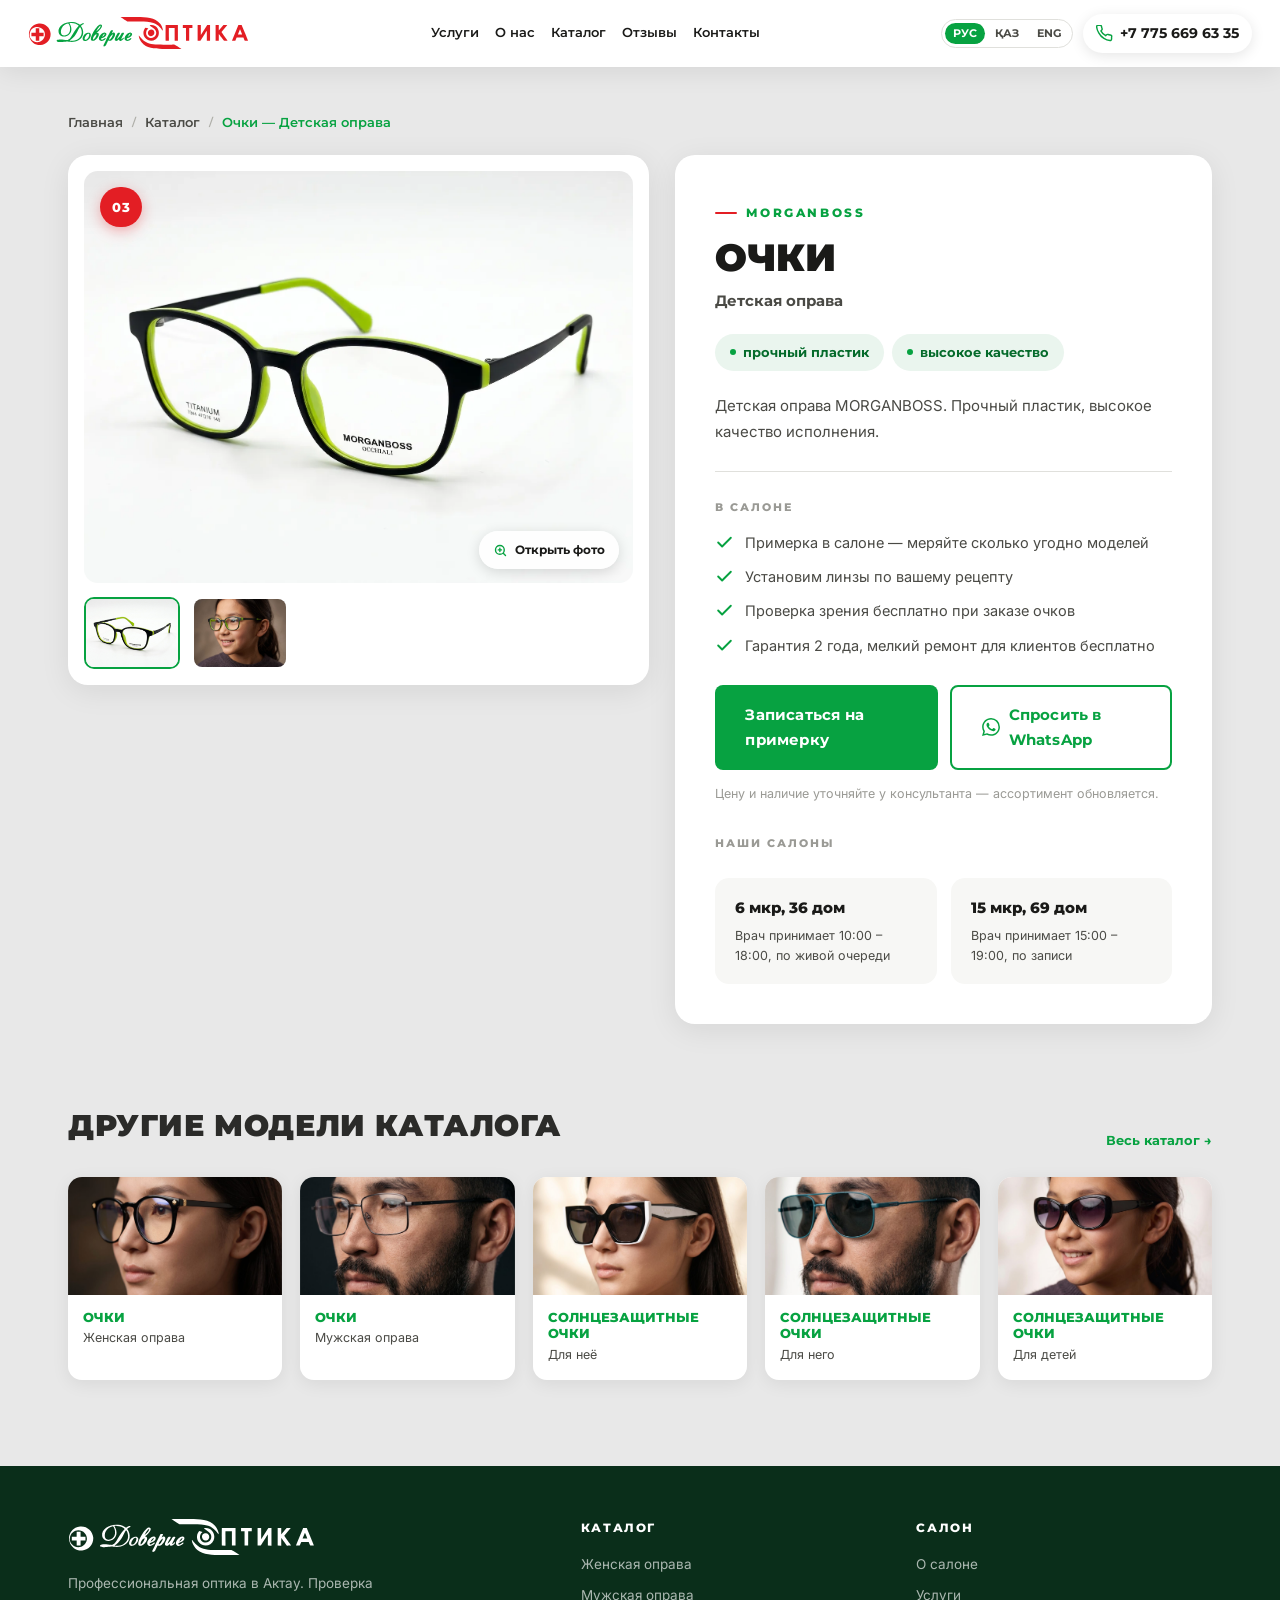
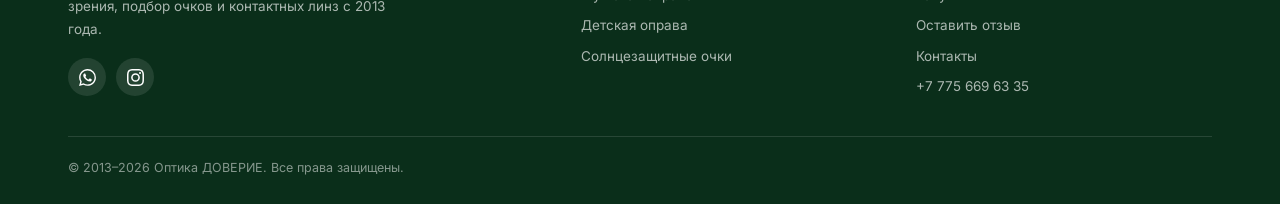
<file: tovar/ochki-detskaya-oprava.html>
<!DOCTYPE html>
<html lang="ru">
<head>
<meta charset="UTF-8">
<meta name="viewport" content="width=device-width, initial-scale=1.0">
<title>Очки — Детская оправа | Оптика ДОВЕРИЕ</title>
<meta name="description" content="Детская оправа MORGANBOSS в салонах оптики «ДОВЕРИЕ» в Актау.">
<link rel="preconnect" href="https://fonts.googleapis.com">
<link rel="preconnect" href="https://fonts.gstatic.com" crossorigin>
<link href="https://fonts.googleapis.com/css2?family=Montserrat:wght@400;600;700;800;900&family=Inter:wght@400;500;600&display=swap" rel="stylesheet">
<link rel="stylesheet" href="product.css">
<noscript><style>.rv{opacity:1;transform:none}</style></noscript>
</head>
<body>

<header class="hdr">
  <div class="con">
    <div class="hdr-in">
      <a href="../index.html" class="logo" aria-label="ДОВЕРИЕ — на главную"><img src="../img/logo.svg" alt="Оптика ДОВЕРИЕ"></a>
      <nav id="nav">
        <a href="../index.html#services">Услуги</a>
        <a href="../index.html#about">О нас</a>
        <a href="../index.html#catalog">Каталог</a>
        <a href="../index.html#reviews">Отзывы</a>
        <a href="../index.html#contact">Контакты</a>
        <a href="tel:+77756696335" class="nav-phone">+7 775 669 63 35</a>
        <a href="../index.html#contact" class="btn btn-p nav-cta">Записаться на приём</a>
        <div class="lang lang-nav"><button type="button" data-lang="ru">РУС</button><button type="button" data-lang="kk">ҚАЗ</button><button type="button" data-lang="en">ENG</button></div>
      </nav>
      <div class="hdr-rt">
        <div class="lang lang-top"><button type="button" data-lang="ru">РУС</button><button type="button" data-lang="kk">ҚАЗ</button><button type="button" data-lang="en">ENG</button></div>
        <a href="tel:+77756696335" class="hdr-phone"><svg viewBox="0 0 24 24" fill="none" stroke="currentColor" stroke-width="2" stroke-linecap="round" stroke-linejoin="round" aria-hidden="true"><path d="M22 16.92v3a2 2 0 01-2.18 2 19.79 19.79 0 01-8.63-3.07A19.5 19.5 0 013.9 11.07 19.79 19.79 0 01.86 2.47 2 2 0 012.83.5h3a2 2 0 012 1.72c.127.96.361 1.903.7 2.81a2 2 0 01-.45 2.11L6.91 8.37a16 16 0 006.72 6.72l1.23-1.23a2 2 0 012.11-.45c.907.339 1.85.573 2.81.7A2 2 0 0122 16.92z"/></svg><span>+7 775 669 63 35</span></a>
        <button class="burger" id="burger" aria-label="Открыть меню" aria-expanded="false" aria-controls="nav"><span></span><span></span><span></span></button>
      </div>
    </div>
  </div>
</header>
<div class="nav-ov" id="navOv" hidden></div>

<div class="bcrumb">
  <div class="con">
    <ol>
      <li><a href="../index.html">Главная</a></li>
      <li class="sep">/</li>
      <li><a href="../index.html#catalog">Каталог</a></li>
      <li class="sep">/</li>
      <li aria-current="page">Очки — Детская оправа</li>
    </ol>
  </div>
</div>

<section class="pr">
  <div class="con">
    <div class="pr-grid">

      <div class="pr-gal rv">
        <div class="pr-main" id="prMain">
          <span class="pr-badge">03</span>
          <picture><source type="image/webp" srcset="../img/pr-03.webp"><img src="../img/pr-03.jpg" alt="Очки — Детская оправа" loading="eager"></picture>
        </div>
        <div class="pr-thumbs">
          <button type="button" class="pr-thumb on" data-full="../img/pr-03.jpg" data-webp="../img/pr-03.webp" aria-label="Фото модели"><img src="../img/pr-03.jpg" alt="Фото модели"></button>
          <button type="button" class="pr-thumb" data-full="../img/cat-03.jpg" data-webp="" aria-label="Фото в образе"><img src="../img/cat-03.jpg" alt="Фото в образе"></button>
        </div>
      </div>

      <div class="pr-info rv d1">
        <span class="pr-brand">MORGANBOSS</span>
        <h1>Очки</h1>
        <div class="pr-sub">Детская оправа</div>
        <div class="pr-chips">
          <span class="pr-chip">прочный пластик</span>
          <span class="pr-chip">высокое качество</span>
        </div>
        <p class="pr-tx">Детская оправа MORGANBOSS. Прочный пластик, высокое качество исполнения.</p>

        <div class="pr-hr"></div>

        <div class="pr-lbl">В салоне</div>
        <ul class="pr-feats">
            <li><svg viewBox="0 0 24 24" fill="none" stroke="currentColor" stroke-width="2.4" stroke-linecap="round" stroke-linejoin="round" aria-hidden="true"><polyline points="20 6 9 17 4 12"/></svg><span>Примерка в салоне — меряйте сколько угодно моделей</span></li>
            <li><svg viewBox="0 0 24 24" fill="none" stroke="currentColor" stroke-width="2.4" stroke-linecap="round" stroke-linejoin="round" aria-hidden="true"><polyline points="20 6 9 17 4 12"/></svg><span>Установим линзы по вашему рецепту</span></li>
            <li><svg viewBox="0 0 24 24" fill="none" stroke="currentColor" stroke-width="2.4" stroke-linecap="round" stroke-linejoin="round" aria-hidden="true"><polyline points="20 6 9 17 4 12"/></svg><span>Проверка зрения бесплатно при заказе очков</span></li>
            <li><svg viewBox="0 0 24 24" fill="none" stroke="currentColor" stroke-width="2.4" stroke-linecap="round" stroke-linejoin="round" aria-hidden="true"><polyline points="20 6 9 17 4 12"/></svg><span>Гарантия 2 года, мелкий ремонт для клиентов бесплатно</span></li>
        </ul>

        <div class="pr-act">
          <a href="../index.html#contact" class="btn btn-p">Записаться на примерку</a>
          <a href="https://wa.me/77756696335?text=%D0%97%D0%B4%D1%80%D0%B0%D0%B2%D1%81%D1%82%D0%B2%D1%83%D0%B9%D1%82%D0%B5%21%20%D0%98%D0%BD%D1%82%D0%B5%D1%80%D0%B5%D1%81%D1%83%D0%B5%D1%82%20%D0%BF%D0%BE%D0%B7%D0%B8%D1%86%D0%B8%D1%8F%20%D0%B8%D0%B7%20%D0%BA%D0%B0%D1%82%D0%B0%D0%BB%D0%BE%D0%B3%D0%B0%3A%20%D0%9E%D1%87%D0%BA%D0%B8%20%E2%80%94%20%D0%94%D0%B5%D1%82%D1%81%D0%BA%D0%B0%D1%8F%20%D0%BE%D0%BF%D1%80%D0%B0%D0%B2%D0%B0%20%28MORGANBOSS%29." target="_blank" rel="noopener" class="btn btn-go"><svg viewBox="0 0 24 24" fill="currentColor" aria-hidden="true"><path d="M17.472 14.382c-.297-.149-1.758-.867-2.03-.967-.273-.099-.471-.148-.67.15-.197.297-.767.966-.94 1.164-.173.199-.347.223-.644.075-.297-.15-1.255-.463-2.39-1.475-.883-.788-1.48-1.761-1.653-2.059-.173-.297-.018-.458.13-.606.134-.133.298-.347.446-.52.149-.174.198-.298.298-.497.099-.198.05-.371-.025-.52-.075-.149-.669-1.612-.916-2.207-.242-.579-.487-.5-.669-.51-.173-.008-.371-.01-.57-.01-.198 0-.52.074-.792.372-.272.297-1.04 1.016-1.04 2.479 0 1.462 1.065 2.875 1.213 3.074.149.198 2.096 3.2 5.077 4.487.709.306 1.262.489 1.694.625.712.227 1.36.195 1.871.118.571-.085 1.758-.719 2.006-1.413.248-.694.248-1.289.173-1.413-.074-.124-.272-.198-.57-.347m-5.421 7.403h-.004a9.87 9.87 0 01-5.031-1.378l-.361-.214-3.741.982.998-3.648-.235-.374a9.86 9.86 0 01-1.51-5.26c.001-5.45 4.436-9.884 9.888-9.884 2.64 0 5.122 1.03 6.988 2.898a9.825 9.825 0 012.893 6.994c-.003 5.45-4.437 9.884-9.885 9.884m8.413-18.297A11.815 11.815 0 0012.05 0C5.495 0 .16 5.335.157 11.892c0 2.096.547 4.142 1.588 5.945L.057 24l6.305-1.654a11.882 11.882 0 005.683 1.448h.005c6.554 0 11.89-5.335 11.893-11.893a11.821 11.821 0 00-3.48-8.413z"/></svg>Спросить в WhatsApp</a>
        </div>
        <p class="pr-note">Цену и наличие уточняйте у консультанта — ассортимент обновляется.</p>

        <div class="pr-lbl" style="margin-top:30px">Наши салоны</div>
        <div class="pr-sal">
          <div class="pr-sal-c"><strong>6 мкр, 36 дом</strong><span>Врач принимает 10:00 – 18:00, по живой очереди</span></div>
          <div class="pr-sal-c"><strong>15 мкр, 69 дом</strong><span>Врач принимает 15:00 – 19:00, по записи</span></div>
        </div>
      </div>

    </div>
  </div>
</section>

<section class="more">
  <div class="con">
    <div class="more-hd rv">
      <h2>Другие модели каталога</h2>
      <a href="../index.html#catalog">Весь каталог →</a>
    </div>
    <div class="more-grid rv d1">
        <a class="more-card" href="ochki-zhenskaya-oprava.html">
          <div class="ph"><img src="../img/cat-01.jpg" alt="Очки — Женская оправа" loading="lazy"></div>
          <div class="bd"><h3>Очки</h3><p>Женская оправа</p></div>
        </a>
        <a class="more-card" href="ochki-muzhskaya-oprava.html">
          <div class="ph"><img src="../img/cat-02.jpg" alt="Очки — Мужская оправа" loading="lazy"></div>
          <div class="bd"><h3>Очки</h3><p>Мужская оправа</p></div>
        </a>
        <a class="more-card" href="solncezashchitnye-dlya-neyo.html">
          <div class="ph"><img src="../img/cat-04.jpg" alt="Солнцезащитные очки — Для неё" loading="lazy"></div>
          <div class="bd"><h3>Солнцезащитные очки</h3><p>Для неё</p></div>
        </a>
        <a class="more-card" href="solncezashchitnye-dlya-nego.html">
          <div class="ph"><img src="../img/cat-05.jpg" alt="Солнцезащитные очки — Для него" loading="lazy"></div>
          <div class="bd"><h3>Солнцезащитные очки</h3><p>Для него</p></div>
        </a>
        <a class="more-card" href="solncezashchitnye-dlya-detey.html">
          <div class="ph"><img src="../img/cat-06.jpg" alt="Солнцезащитные очки — Для детей" loading="lazy"></div>
          <div class="bd"><h3>Солнцезащитные очки</h3><p>Для детей</p></div>
        </a>
    </div>
  </div>
</section>

<footer class="ftr">
  <div class="con">
    <div class="ftr-in">
      <div class="ftr-brand">
        <img src="../img/logo-w.svg" alt="Оптика ДОВЕРИЕ">
        <p>Профессиональная оптика в Актау. Проверка зрения, подбор очков и контактных линз с 2013 года.</p>
        <div class="socials">
          <a href="https://wa.me/77756696335" target="_blank" rel="noopener" class="soc" aria-label="WhatsApp"><svg viewBox="0 0 24 24" fill="currentColor" aria-hidden="true"><path d="M17.472 14.382c-.297-.149-1.758-.867-2.03-.967-.273-.099-.471-.148-.67.15-.197.297-.767.966-.94 1.164-.173.199-.347.223-.644.075-.297-.15-1.255-.463-2.39-1.475-.883-.788-1.48-1.761-1.653-2.059-.173-.297-.018-.458.13-.606.134-.133.298-.347.446-.52.149-.174.198-.298.298-.497.099-.198.05-.371-.025-.52-.075-.149-.669-1.612-.916-2.207-.242-.579-.487-.5-.669-.51-.173-.008-.371-.01-.57-.01-.198 0-.52.074-.792.372-.272.297-1.04 1.016-1.04 2.479 0 1.462 1.065 2.875 1.213 3.074.149.198 2.096 3.2 5.077 4.487.709.306 1.262.489 1.694.625.712.227 1.36.195 1.871.118.571-.085 1.758-.719 2.006-1.413.248-.694.248-1.289.173-1.413-.074-.124-.272-.198-.57-.347m-5.421 7.403h-.004a9.87 9.87 0 01-5.031-1.378l-.361-.214-3.741.982.998-3.648-.235-.374a9.86 9.86 0 01-1.51-5.26c.001-5.45 4.436-9.884 9.888-9.884 2.64 0 5.122 1.03 6.988 2.898a9.825 9.825 0 012.893 6.994c-.003 5.45-4.437 9.884-9.885 9.884m8.413-18.297A11.815 11.815 0 0012.05 0C5.495 0 .16 5.335.157 11.892c0 2.096.547 4.142 1.588 5.945L.057 24l6.305-1.654a11.882 11.882 0 005.683 1.448h.005c6.554 0 11.89-5.335 11.893-11.893a11.821 11.821 0 00-3.48-8.413z"/></svg></a>
          <a href="https://www.instagram.com/optika.doverie/?hl=ru" target="_blank" rel="noopener" class="soc" aria-label="Instagram"><svg viewBox="0 0 24 24" fill="currentColor" aria-hidden="true"><path d="M12 2.163c3.204 0 3.584.012 4.85.07 3.252.148 4.771 1.691 4.919 4.919.058 1.265.069 1.645.069 4.849 0 3.205-.012 3.584-.069 4.849-.149 3.225-1.664 4.771-4.919 4.919-1.266.058-1.644.07-4.85.07-3.204 0-3.584-.012-4.849-.07-3.26-.149-4.771-1.699-4.919-4.92-.058-1.265-.07-1.644-.07-4.849 0-3.204.013-3.583.07-4.849.149-3.227 1.664-4.771 4.919-4.919 1.266-.057 1.645-.069 4.849-.069zM12 0C8.741 0 8.333.014 7.053.072 2.695.272 .273 2.69.073 7.052.014 8.333 0 8.741 0 12c0 3.259.014 3.668.072 4.948.2 4.358 2.618 6.78 6.98 6.98C8.333 23.986 8.741 24 12 24c3.259 0 3.668-.014 4.948-.072 4.354-.2 6.782-2.618 6.979-6.98.059-1.28.073-1.689.073-4.948 0-3.259-.014-3.667-.072-4.947-.196-4.354-2.617-6.78-6.979-6.98C15.668.014 15.259 0 12 0zm0 5.838a6.162 6.162 0 100 12.324 6.162 6.162 0 000-12.324zM12 16a4 4 0 110-8 4 4 0 010 8zm6.406-11.845a1.44 1.44 0 100 2.881 1.44 1.44 0 000-2.881z"/></svg></a>
        </div>
      </div>
      <div class="ftr-col">
        <h5>Каталог</h5>
        <ul>
          <li><a href="ochki-zhenskaya-oprava.html">Женская оправа</a></li>
          <li><a href="ochki-muzhskaya-oprava.html">Мужская оправа</a></li>
          <li><a href="ochki-detskaya-oprava.html">Детская оправа</a></li>
          <li><a href="solncezashchitnye-dlya-neyo.html">Солнцезащитные очки</a></li>
        </ul>
      </div>
      <div class="ftr-col">
        <h5>Салон</h5>
        <ul>
          <li><a href="../index.html#about">О салоне</a></li>
          <li><a href="../index.html#services">Услуги</a></li>
          <li><a href="../index.html#reviews">Оставить отзыв</a></li>
          <li><a href="../index.html#contact">Контакты</a></li>
          <li>+7 775 669 63 35</li>
        </ul>
      </div>
    </div>
    <div class="ftr-bot">
      <p>© 2013–2026 Оптика ДОВЕРИЕ. Все права защищены.</p>
    </div>
  </div>
</footer>

<script src="product.js"></script>
</body>
</html>
</file>
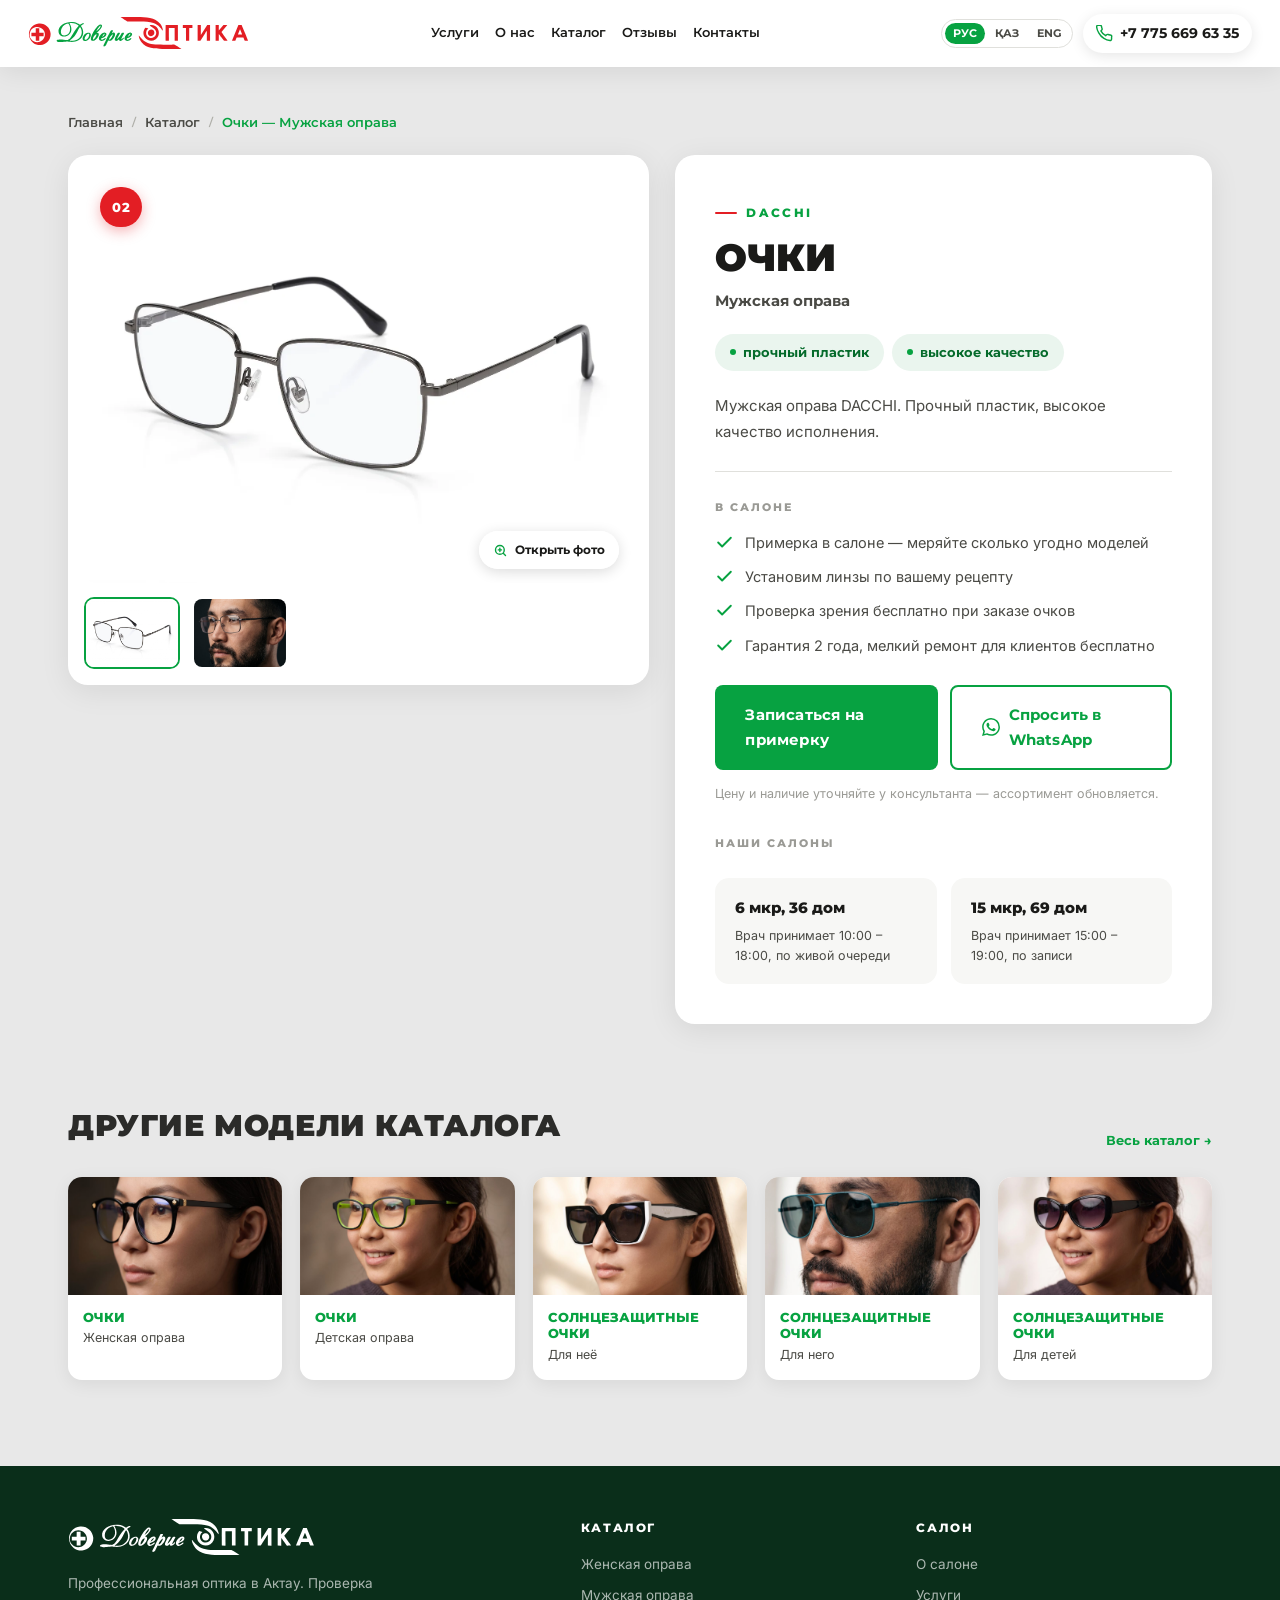
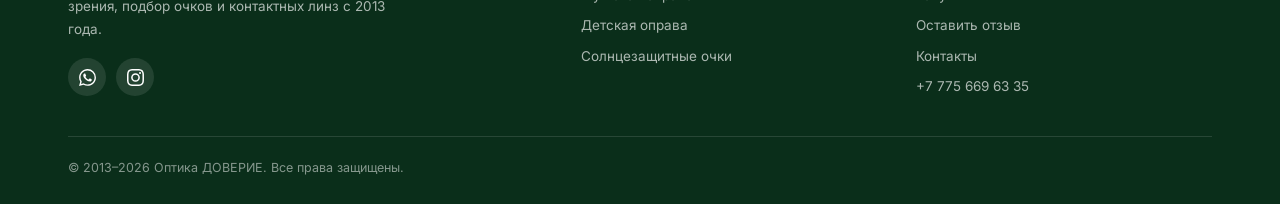
<file: tovar/ochki-muzhskaya-oprava.html>
<!DOCTYPE html>
<html lang="ru">
<head>
<meta charset="UTF-8">
<meta name="viewport" content="width=device-width, initial-scale=1.0">
<title>Очки — Мужская оправа | Оптика ДОВЕРИЕ</title>
<meta name="description" content="Мужская оправа DACCHI в салонах оптики «ДОВЕРИЕ» в Актау.">
<link rel="preconnect" href="https://fonts.googleapis.com">
<link rel="preconnect" href="https://fonts.gstatic.com" crossorigin>
<link href="https://fonts.googleapis.com/css2?family=Montserrat:wght@400;600;700;800;900&family=Inter:wght@400;500;600&display=swap" rel="stylesheet">
<link rel="stylesheet" href="product.css">
<noscript><style>.rv{opacity:1;transform:none}</style></noscript>
</head>
<body>

<header class="hdr">
  <div class="con">
    <div class="hdr-in">
      <a href="../index.html" class="logo" aria-label="ДОВЕРИЕ — на главную"><img src="../img/logo.svg" alt="Оптика ДОВЕРИЕ"></a>
      <nav id="nav">
        <a href="../index.html#services">Услуги</a>
        <a href="../index.html#about">О нас</a>
        <a href="../index.html#catalog">Каталог</a>
        <a href="../index.html#reviews">Отзывы</a>
        <a href="../index.html#contact">Контакты</a>
        <a href="tel:+77756696335" class="nav-phone">+7 775 669 63 35</a>
        <a href="../index.html#contact" class="btn btn-p nav-cta">Записаться на приём</a>
        <div class="lang lang-nav"><button type="button" data-lang="ru">РУС</button><button type="button" data-lang="kk">ҚАЗ</button><button type="button" data-lang="en">ENG</button></div>
      </nav>
      <div class="hdr-rt">
        <div class="lang lang-top"><button type="button" data-lang="ru">РУС</button><button type="button" data-lang="kk">ҚАЗ</button><button type="button" data-lang="en">ENG</button></div>
        <a href="tel:+77756696335" class="hdr-phone"><svg viewBox="0 0 24 24" fill="none" stroke="currentColor" stroke-width="2" stroke-linecap="round" stroke-linejoin="round" aria-hidden="true"><path d="M22 16.92v3a2 2 0 01-2.18 2 19.79 19.79 0 01-8.63-3.07A19.5 19.5 0 013.9 11.07 19.79 19.79 0 01.86 2.47 2 2 0 012.83.5h3a2 2 0 012 1.72c.127.96.361 1.903.7 2.81a2 2 0 01-.45 2.11L6.91 8.37a16 16 0 006.72 6.72l1.23-1.23a2 2 0 012.11-.45c.907.339 1.85.573 2.81.7A2 2 0 0122 16.92z"/></svg><span>+7 775 669 63 35</span></a>
        <button class="burger" id="burger" aria-label="Открыть меню" aria-expanded="false" aria-controls="nav"><span></span><span></span><span></span></button>
      </div>
    </div>
  </div>
</header>
<div class="nav-ov" id="navOv" hidden></div>

<div class="bcrumb">
  <div class="con">
    <ol>
      <li><a href="../index.html">Главная</a></li>
      <li class="sep">/</li>
      <li><a href="../index.html#catalog">Каталог</a></li>
      <li class="sep">/</li>
      <li aria-current="page">Очки — Мужская оправа</li>
    </ol>
  </div>
</div>

<section class="pr">
  <div class="con">
    <div class="pr-grid">

      <div class="pr-gal rv">
        <div class="pr-main" id="prMain">
          <span class="pr-badge">02</span>
          <picture><source type="image/webp" srcset="../img/pr-02.webp"><img src="../img/pr-02.jpg" alt="Очки — Мужская оправа" loading="eager"></picture>
        </div>
        <div class="pr-thumbs">
          <button type="button" class="pr-thumb on" data-full="../img/pr-02.jpg" data-webp="../img/pr-02.webp" aria-label="Фото модели"><img src="../img/pr-02.jpg" alt="Фото модели"></button>
          <button type="button" class="pr-thumb" data-full="../img/cat-02.jpg" data-webp="" aria-label="Фото в образе"><img src="../img/cat-02.jpg" alt="Фото в образе"></button>
        </div>
      </div>

      <div class="pr-info rv d1">
        <span class="pr-brand">DACCHI</span>
        <h1>Очки</h1>
        <div class="pr-sub">Мужская оправа</div>
        <div class="pr-chips">
          <span class="pr-chip">прочный пластик</span>
          <span class="pr-chip">высокое качество</span>
        </div>
        <p class="pr-tx">Мужская оправа DACCHI. Прочный пластик, высокое качество исполнения.</p>

        <div class="pr-hr"></div>

        <div class="pr-lbl">В салоне</div>
        <ul class="pr-feats">
            <li><svg viewBox="0 0 24 24" fill="none" stroke="currentColor" stroke-width="2.4" stroke-linecap="round" stroke-linejoin="round" aria-hidden="true"><polyline points="20 6 9 17 4 12"/></svg><span>Примерка в салоне — меряйте сколько угодно моделей</span></li>
            <li><svg viewBox="0 0 24 24" fill="none" stroke="currentColor" stroke-width="2.4" stroke-linecap="round" stroke-linejoin="round" aria-hidden="true"><polyline points="20 6 9 17 4 12"/></svg><span>Установим линзы по вашему рецепту</span></li>
            <li><svg viewBox="0 0 24 24" fill="none" stroke="currentColor" stroke-width="2.4" stroke-linecap="round" stroke-linejoin="round" aria-hidden="true"><polyline points="20 6 9 17 4 12"/></svg><span>Проверка зрения бесплатно при заказе очков</span></li>
            <li><svg viewBox="0 0 24 24" fill="none" stroke="currentColor" stroke-width="2.4" stroke-linecap="round" stroke-linejoin="round" aria-hidden="true"><polyline points="20 6 9 17 4 12"/></svg><span>Гарантия 2 года, мелкий ремонт для клиентов бесплатно</span></li>
        </ul>

        <div class="pr-act">
          <a href="../index.html#contact" class="btn btn-p">Записаться на примерку</a>
          <a href="https://wa.me/77756696335?text=%D0%97%D0%B4%D1%80%D0%B0%D0%B2%D1%81%D1%82%D0%B2%D1%83%D0%B9%D1%82%D0%B5%21%20%D0%98%D0%BD%D1%82%D0%B5%D1%80%D0%B5%D1%81%D1%83%D0%B5%D1%82%20%D0%BF%D0%BE%D0%B7%D0%B8%D1%86%D0%B8%D1%8F%20%D0%B8%D0%B7%20%D0%BA%D0%B0%D1%82%D0%B0%D0%BB%D0%BE%D0%B3%D0%B0%3A%20%D0%9E%D1%87%D0%BA%D0%B8%20%E2%80%94%20%D0%9C%D1%83%D0%B6%D1%81%D0%BA%D0%B0%D1%8F%20%D0%BE%D0%BF%D1%80%D0%B0%D0%B2%D0%B0%20%28DACCHI%29." target="_blank" rel="noopener" class="btn btn-go"><svg viewBox="0 0 24 24" fill="currentColor" aria-hidden="true"><path d="M17.472 14.382c-.297-.149-1.758-.867-2.03-.967-.273-.099-.471-.148-.67.15-.197.297-.767.966-.94 1.164-.173.199-.347.223-.644.075-.297-.15-1.255-.463-2.39-1.475-.883-.788-1.48-1.761-1.653-2.059-.173-.297-.018-.458.13-.606.134-.133.298-.347.446-.52.149-.174.198-.298.298-.497.099-.198.05-.371-.025-.52-.075-.149-.669-1.612-.916-2.207-.242-.579-.487-.5-.669-.51-.173-.008-.371-.01-.57-.01-.198 0-.52.074-.792.372-.272.297-1.04 1.016-1.04 2.479 0 1.462 1.065 2.875 1.213 3.074.149.198 2.096 3.2 5.077 4.487.709.306 1.262.489 1.694.625.712.227 1.36.195 1.871.118.571-.085 1.758-.719 2.006-1.413.248-.694.248-1.289.173-1.413-.074-.124-.272-.198-.57-.347m-5.421 7.403h-.004a9.87 9.87 0 01-5.031-1.378l-.361-.214-3.741.982.998-3.648-.235-.374a9.86 9.86 0 01-1.51-5.26c.001-5.45 4.436-9.884 9.888-9.884 2.64 0 5.122 1.03 6.988 2.898a9.825 9.825 0 012.893 6.994c-.003 5.45-4.437 9.884-9.885 9.884m8.413-18.297A11.815 11.815 0 0012.05 0C5.495 0 .16 5.335.157 11.892c0 2.096.547 4.142 1.588 5.945L.057 24l6.305-1.654a11.882 11.882 0 005.683 1.448h.005c6.554 0 11.89-5.335 11.893-11.893a11.821 11.821 0 00-3.48-8.413z"/></svg>Спросить в WhatsApp</a>
        </div>
        <p class="pr-note">Цену и наличие уточняйте у консультанта — ассортимент обновляется.</p>

        <div class="pr-lbl" style="margin-top:30px">Наши салоны</div>
        <div class="pr-sal">
          <div class="pr-sal-c"><strong>6 мкр, 36 дом</strong><span>Врач принимает 10:00 – 18:00, по живой очереди</span></div>
          <div class="pr-sal-c"><strong>15 мкр, 69 дом</strong><span>Врач принимает 15:00 – 19:00, по записи</span></div>
        </div>
      </div>

    </div>
  </div>
</section>

<section class="more">
  <div class="con">
    <div class="more-hd rv">
      <h2>Другие модели каталога</h2>
      <a href="../index.html#catalog">Весь каталог →</a>
    </div>
    <div class="more-grid rv d1">
        <a class="more-card" href="ochki-zhenskaya-oprava.html">
          <div class="ph"><img src="../img/cat-01.jpg" alt="Очки — Женская оправа" loading="lazy"></div>
          <div class="bd"><h3>Очки</h3><p>Женская оправа</p></div>
        </a>
        <a class="more-card" href="ochki-detskaya-oprava.html">
          <div class="ph"><img src="../img/cat-03.jpg" alt="Очки — Детская оправа" loading="lazy"></div>
          <div class="bd"><h3>Очки</h3><p>Детская оправа</p></div>
        </a>
        <a class="more-card" href="solncezashchitnye-dlya-neyo.html">
          <div class="ph"><img src="../img/cat-04.jpg" alt="Солнцезащитные очки — Для неё" loading="lazy"></div>
          <div class="bd"><h3>Солнцезащитные очки</h3><p>Для неё</p></div>
        </a>
        <a class="more-card" href="solncezashchitnye-dlya-nego.html">
          <div class="ph"><img src="../img/cat-05.jpg" alt="Солнцезащитные очки — Для него" loading="lazy"></div>
          <div class="bd"><h3>Солнцезащитные очки</h3><p>Для него</p></div>
        </a>
        <a class="more-card" href="solncezashchitnye-dlya-detey.html">
          <div class="ph"><img src="../img/cat-06.jpg" alt="Солнцезащитные очки — Для детей" loading="lazy"></div>
          <div class="bd"><h3>Солнцезащитные очки</h3><p>Для детей</p></div>
        </a>
    </div>
  </div>
</section>

<footer class="ftr">
  <div class="con">
    <div class="ftr-in">
      <div class="ftr-brand">
        <img src="../img/logo-w.svg" alt="Оптика ДОВЕРИЕ">
        <p>Профессиональная оптика в Актау. Проверка зрения, подбор очков и контактных линз с 2013 года.</p>
        <div class="socials">
          <a href="https://wa.me/77756696335" target="_blank" rel="noopener" class="soc" aria-label="WhatsApp"><svg viewBox="0 0 24 24" fill="currentColor" aria-hidden="true"><path d="M17.472 14.382c-.297-.149-1.758-.867-2.03-.967-.273-.099-.471-.148-.67.15-.197.297-.767.966-.94 1.164-.173.199-.347.223-.644.075-.297-.15-1.255-.463-2.39-1.475-.883-.788-1.48-1.761-1.653-2.059-.173-.297-.018-.458.13-.606.134-.133.298-.347.446-.52.149-.174.198-.298.298-.497.099-.198.05-.371-.025-.52-.075-.149-.669-1.612-.916-2.207-.242-.579-.487-.5-.669-.51-.173-.008-.371-.01-.57-.01-.198 0-.52.074-.792.372-.272.297-1.04 1.016-1.04 2.479 0 1.462 1.065 2.875 1.213 3.074.149.198 2.096 3.2 5.077 4.487.709.306 1.262.489 1.694.625.712.227 1.36.195 1.871.118.571-.085 1.758-.719 2.006-1.413.248-.694.248-1.289.173-1.413-.074-.124-.272-.198-.57-.347m-5.421 7.403h-.004a9.87 9.87 0 01-5.031-1.378l-.361-.214-3.741.982.998-3.648-.235-.374a9.86 9.86 0 01-1.51-5.26c.001-5.45 4.436-9.884 9.888-9.884 2.64 0 5.122 1.03 6.988 2.898a9.825 9.825 0 012.893 6.994c-.003 5.45-4.437 9.884-9.885 9.884m8.413-18.297A11.815 11.815 0 0012.05 0C5.495 0 .16 5.335.157 11.892c0 2.096.547 4.142 1.588 5.945L.057 24l6.305-1.654a11.882 11.882 0 005.683 1.448h.005c6.554 0 11.89-5.335 11.893-11.893a11.821 11.821 0 00-3.48-8.413z"/></svg></a>
          <a href="https://www.instagram.com/optika.doverie/?hl=ru" target="_blank" rel="noopener" class="soc" aria-label="Instagram"><svg viewBox="0 0 24 24" fill="currentColor" aria-hidden="true"><path d="M12 2.163c3.204 0 3.584.012 4.85.07 3.252.148 4.771 1.691 4.919 4.919.058 1.265.069 1.645.069 4.849 0 3.205-.012 3.584-.069 4.849-.149 3.225-1.664 4.771-4.919 4.919-1.266.058-1.644.07-4.85.07-3.204 0-3.584-.012-4.849-.07-3.26-.149-4.771-1.699-4.919-4.92-.058-1.265-.07-1.644-.07-4.849 0-3.204.013-3.583.07-4.849.149-3.227 1.664-4.771 4.919-4.919 1.266-.057 1.645-.069 4.849-.069zM12 0C8.741 0 8.333.014 7.053.072 2.695.272 .273 2.69.073 7.052.014 8.333 0 8.741 0 12c0 3.259.014 3.668.072 4.948.2 4.358 2.618 6.78 6.98 6.98C8.333 23.986 8.741 24 12 24c3.259 0 3.668-.014 4.948-.072 4.354-.2 6.782-2.618 6.979-6.98.059-1.28.073-1.689.073-4.948 0-3.259-.014-3.667-.072-4.947-.196-4.354-2.617-6.78-6.979-6.98C15.668.014 15.259 0 12 0zm0 5.838a6.162 6.162 0 100 12.324 6.162 6.162 0 000-12.324zM12 16a4 4 0 110-8 4 4 0 010 8zm6.406-11.845a1.44 1.44 0 100 2.881 1.44 1.44 0 000-2.881z"/></svg></a>
        </div>
      </div>
      <div class="ftr-col">
        <h5>Каталог</h5>
        <ul>
          <li><a href="ochki-zhenskaya-oprava.html">Женская оправа</a></li>
          <li><a href="ochki-muzhskaya-oprava.html">Мужская оправа</a></li>
          <li><a href="ochki-detskaya-oprava.html">Детская оправа</a></li>
          <li><a href="solncezashchitnye-dlya-neyo.html">Солнцезащитные очки</a></li>
        </ul>
      </div>
      <div class="ftr-col">
        <h5>Салон</h5>
        <ul>
          <li><a href="../index.html#about">О салоне</a></li>
          <li><a href="../index.html#services">Услуги</a></li>
          <li><a href="../index.html#reviews">Оставить отзыв</a></li>
          <li><a href="../index.html#contact">Контакты</a></li>
          <li>+7 775 669 63 35</li>
        </ul>
      </div>
    </div>
    <div class="ftr-bot">
      <p>© 2013–2026 Оптика ДОВЕРИЕ. Все права защищены.</p>
    </div>
  </div>
</footer>

<script src="product.js"></script>
</body>
</html>
</file>
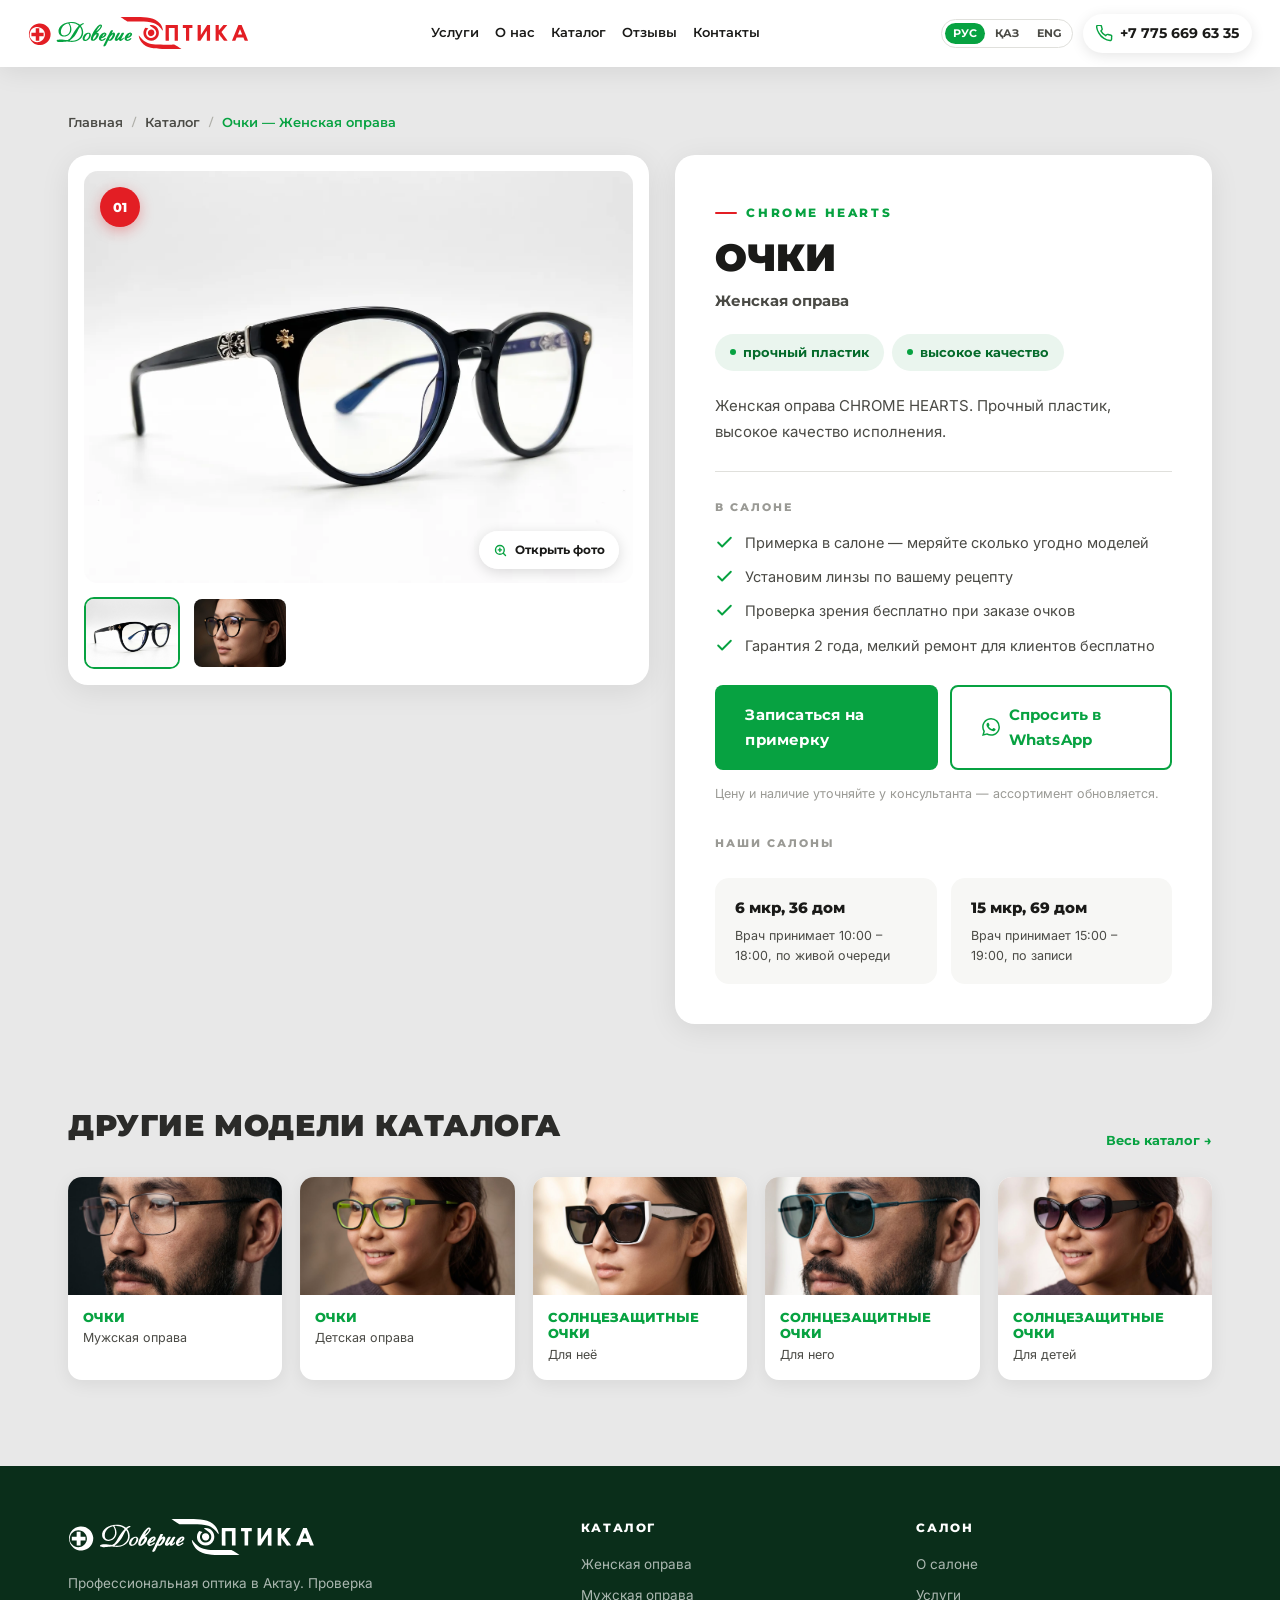
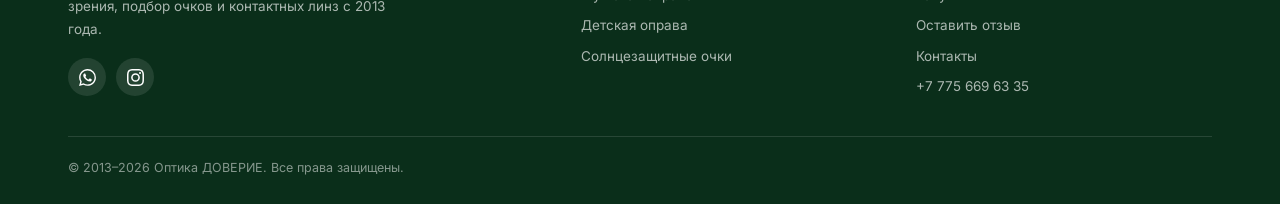
<file: tovar/ochki-zhenskaya-oprava.html>
<!DOCTYPE html>
<html lang="ru">
<head>
<meta charset="UTF-8">
<meta name="viewport" content="width=device-width, initial-scale=1.0">
<title>Очки — Женская оправа | Оптика ДОВЕРИЕ</title>
<meta name="description" content="Женская оправа CHROME HEARTS из прочного пластика в салонах оптики «ДОВЕРИЕ» в Актау.">
<link rel="preconnect" href="https://fonts.googleapis.com">
<link rel="preconnect" href="https://fonts.gstatic.com" crossorigin>
<link href="https://fonts.googleapis.com/css2?family=Montserrat:wght@400;600;700;800;900&family=Inter:wght@400;500;600&display=swap" rel="stylesheet">
<link rel="stylesheet" href="product.css">
<noscript><style>.rv{opacity:1;transform:none}</style></noscript>
</head>
<body>

<header class="hdr">
  <div class="con">
    <div class="hdr-in">
      <a href="../index.html" class="logo" aria-label="ДОВЕРИЕ — на главную"><img src="../img/logo.svg" alt="Оптика ДОВЕРИЕ"></a>
      <nav id="nav">
        <a href="../index.html#services">Услуги</a>
        <a href="../index.html#about">О нас</a>
        <a href="../index.html#catalog">Каталог</a>
        <a href="../index.html#reviews">Отзывы</a>
        <a href="../index.html#contact">Контакты</a>
        <a href="tel:+77756696335" class="nav-phone">+7 775 669 63 35</a>
        <a href="../index.html#contact" class="btn btn-p nav-cta">Записаться на приём</a>
        <div class="lang lang-nav"><button type="button" data-lang="ru">РУС</button><button type="button" data-lang="kk">ҚАЗ</button><button type="button" data-lang="en">ENG</button></div>
      </nav>
      <div class="hdr-rt">
        <div class="lang lang-top"><button type="button" data-lang="ru">РУС</button><button type="button" data-lang="kk">ҚАЗ</button><button type="button" data-lang="en">ENG</button></div>
        <a href="tel:+77756696335" class="hdr-phone"><svg viewBox="0 0 24 24" fill="none" stroke="currentColor" stroke-width="2" stroke-linecap="round" stroke-linejoin="round" aria-hidden="true"><path d="M22 16.92v3a2 2 0 01-2.18 2 19.79 19.79 0 01-8.63-3.07A19.5 19.5 0 013.9 11.07 19.79 19.79 0 01.86 2.47 2 2 0 012.83.5h3a2 2 0 012 1.72c.127.96.361 1.903.7 2.81a2 2 0 01-.45 2.11L6.91 8.37a16 16 0 006.72 6.72l1.23-1.23a2 2 0 012.11-.45c.907.339 1.85.573 2.81.7A2 2 0 0122 16.92z"/></svg><span>+7 775 669 63 35</span></a>
        <button class="burger" id="burger" aria-label="Открыть меню" aria-expanded="false" aria-controls="nav"><span></span><span></span><span></span></button>
      </div>
    </div>
  </div>
</header>
<div class="nav-ov" id="navOv" hidden></div>

<div class="bcrumb">
  <div class="con">
    <ol>
      <li><a href="../index.html">Главная</a></li>
      <li class="sep">/</li>
      <li><a href="../index.html#catalog">Каталог</a></li>
      <li class="sep">/</li>
      <li aria-current="page">Очки — Женская оправа</li>
    </ol>
  </div>
</div>

<section class="pr">
  <div class="con">
    <div class="pr-grid">

      <div class="pr-gal rv">
        <div class="pr-main" id="prMain">
          <span class="pr-badge">01</span>
          <picture><source type="image/webp" srcset="../img/pr-01.webp"><img src="../img/pr-01.jpg" alt="Очки — Женская оправа" loading="eager"></picture>
        </div>
        <div class="pr-thumbs">
          <button type="button" class="pr-thumb on" data-full="../img/pr-01.jpg" data-webp="../img/pr-01.webp" aria-label="Фото модели"><img src="../img/pr-01.jpg" alt="Фото модели"></button>
          <button type="button" class="pr-thumb" data-full="../img/cat-01.jpg" data-webp="" aria-label="Фото в образе"><img src="../img/cat-01.jpg" alt="Фото в образе"></button>
        </div>
      </div>

      <div class="pr-info rv d1">
        <span class="pr-brand">CHROME HEARTS</span>
        <h1>Очки</h1>
        <div class="pr-sub">Женская оправа</div>
        <div class="pr-chips">
          <span class="pr-chip">прочный пластик</span>
          <span class="pr-chip">высокое качество</span>
        </div>
        <p class="pr-tx">Женская оправа CHROME HEARTS. Прочный пластик, высокое качество исполнения.</p>

        <div class="pr-hr"></div>

        <div class="pr-lbl">В салоне</div>
        <ul class="pr-feats">
            <li><svg viewBox="0 0 24 24" fill="none" stroke="currentColor" stroke-width="2.4" stroke-linecap="round" stroke-linejoin="round" aria-hidden="true"><polyline points="20 6 9 17 4 12"/></svg><span>Примерка в салоне — меряйте сколько угодно моделей</span></li>
            <li><svg viewBox="0 0 24 24" fill="none" stroke="currentColor" stroke-width="2.4" stroke-linecap="round" stroke-linejoin="round" aria-hidden="true"><polyline points="20 6 9 17 4 12"/></svg><span>Установим линзы по вашему рецепту</span></li>
            <li><svg viewBox="0 0 24 24" fill="none" stroke="currentColor" stroke-width="2.4" stroke-linecap="round" stroke-linejoin="round" aria-hidden="true"><polyline points="20 6 9 17 4 12"/></svg><span>Проверка зрения бесплатно при заказе очков</span></li>
            <li><svg viewBox="0 0 24 24" fill="none" stroke="currentColor" stroke-width="2.4" stroke-linecap="round" stroke-linejoin="round" aria-hidden="true"><polyline points="20 6 9 17 4 12"/></svg><span>Гарантия 2 года, мелкий ремонт для клиентов бесплатно</span></li>
        </ul>

        <div class="pr-act">
          <a href="../index.html#contact" class="btn btn-p">Записаться на примерку</a>
          <a href="https://wa.me/77756696335?text=%D0%97%D0%B4%D1%80%D0%B0%D0%B2%D1%81%D1%82%D0%B2%D1%83%D0%B9%D1%82%D0%B5%21%20%D0%98%D0%BD%D1%82%D0%B5%D1%80%D0%B5%D1%81%D1%83%D0%B5%D1%82%20%D0%BF%D0%BE%D0%B7%D0%B8%D1%86%D0%B8%D1%8F%20%D0%B8%D0%B7%20%D0%BA%D0%B0%D1%82%D0%B0%D0%BB%D0%BE%D0%B3%D0%B0%3A%20%D0%9E%D1%87%D0%BA%D0%B8%20%E2%80%94%20%D0%96%D0%B5%D0%BD%D1%81%D0%BA%D0%B0%D1%8F%20%D0%BE%D0%BF%D1%80%D0%B0%D0%B2%D0%B0%20%28CHROME%20HEARTS%29." target="_blank" rel="noopener" class="btn btn-go"><svg viewBox="0 0 24 24" fill="currentColor" aria-hidden="true"><path d="M17.472 14.382c-.297-.149-1.758-.867-2.03-.967-.273-.099-.471-.148-.67.15-.197.297-.767.966-.94 1.164-.173.199-.347.223-.644.075-.297-.15-1.255-.463-2.39-1.475-.883-.788-1.48-1.761-1.653-2.059-.173-.297-.018-.458.13-.606.134-.133.298-.347.446-.52.149-.174.198-.298.298-.497.099-.198.05-.371-.025-.52-.075-.149-.669-1.612-.916-2.207-.242-.579-.487-.5-.669-.51-.173-.008-.371-.01-.57-.01-.198 0-.52.074-.792.372-.272.297-1.04 1.016-1.04 2.479 0 1.462 1.065 2.875 1.213 3.074.149.198 2.096 3.2 5.077 4.487.709.306 1.262.489 1.694.625.712.227 1.36.195 1.871.118.571-.085 1.758-.719 2.006-1.413.248-.694.248-1.289.173-1.413-.074-.124-.272-.198-.57-.347m-5.421 7.403h-.004a9.87 9.87 0 01-5.031-1.378l-.361-.214-3.741.982.998-3.648-.235-.374a9.86 9.86 0 01-1.51-5.26c.001-5.45 4.436-9.884 9.888-9.884 2.64 0 5.122 1.03 6.988 2.898a9.825 9.825 0 012.893 6.994c-.003 5.45-4.437 9.884-9.885 9.884m8.413-18.297A11.815 11.815 0 0012.05 0C5.495 0 .16 5.335.157 11.892c0 2.096.547 4.142 1.588 5.945L.057 24l6.305-1.654a11.882 11.882 0 005.683 1.448h.005c6.554 0 11.89-5.335 11.893-11.893a11.821 11.821 0 00-3.48-8.413z"/></svg>Спросить в WhatsApp</a>
        </div>
        <p class="pr-note">Цену и наличие уточняйте у консультанта — ассортимент обновляется.</p>

        <div class="pr-lbl" style="margin-top:30px">Наши салоны</div>
        <div class="pr-sal">
          <div class="pr-sal-c"><strong>6 мкр, 36 дом</strong><span>Врач принимает 10:00 – 18:00, по живой очереди</span></div>
          <div class="pr-sal-c"><strong>15 мкр, 69 дом</strong><span>Врач принимает 15:00 – 19:00, по записи</span></div>
        </div>
      </div>

    </div>
  </div>
</section>

<section class="more">
  <div class="con">
    <div class="more-hd rv">
      <h2>Другие модели каталога</h2>
      <a href="../index.html#catalog">Весь каталог →</a>
    </div>
    <div class="more-grid rv d1">
        <a class="more-card" href="ochki-muzhskaya-oprava.html">
          <div class="ph"><img src="../img/cat-02.jpg" alt="Очки — Мужская оправа" loading="lazy"></div>
          <div class="bd"><h3>Очки</h3><p>Мужская оправа</p></div>
        </a>
        <a class="more-card" href="ochki-detskaya-oprava.html">
          <div class="ph"><img src="../img/cat-03.jpg" alt="Очки — Детская оправа" loading="lazy"></div>
          <div class="bd"><h3>Очки</h3><p>Детская оправа</p></div>
        </a>
        <a class="more-card" href="solncezashchitnye-dlya-neyo.html">
          <div class="ph"><img src="../img/cat-04.jpg" alt="Солнцезащитные очки — Для неё" loading="lazy"></div>
          <div class="bd"><h3>Солнцезащитные очки</h3><p>Для неё</p></div>
        </a>
        <a class="more-card" href="solncezashchitnye-dlya-nego.html">
          <div class="ph"><img src="../img/cat-05.jpg" alt="Солнцезащитные очки — Для него" loading="lazy"></div>
          <div class="bd"><h3>Солнцезащитные очки</h3><p>Для него</p></div>
        </a>
        <a class="more-card" href="solncezashchitnye-dlya-detey.html">
          <div class="ph"><img src="../img/cat-06.jpg" alt="Солнцезащитные очки — Для детей" loading="lazy"></div>
          <div class="bd"><h3>Солнцезащитные очки</h3><p>Для детей</p></div>
        </a>
    </div>
  </div>
</section>

<footer class="ftr">
  <div class="con">
    <div class="ftr-in">
      <div class="ftr-brand">
        <img src="../img/logo-w.svg" alt="Оптика ДОВЕРИЕ">
        <p>Профессиональная оптика в Актау. Проверка зрения, подбор очков и контактных линз с 2013 года.</p>
        <div class="socials">
          <a href="https://wa.me/77756696335" target="_blank" rel="noopener" class="soc" aria-label="WhatsApp"><svg viewBox="0 0 24 24" fill="currentColor" aria-hidden="true"><path d="M17.472 14.382c-.297-.149-1.758-.867-2.03-.967-.273-.099-.471-.148-.67.15-.197.297-.767.966-.94 1.164-.173.199-.347.223-.644.075-.297-.15-1.255-.463-2.39-1.475-.883-.788-1.48-1.761-1.653-2.059-.173-.297-.018-.458.13-.606.134-.133.298-.347.446-.52.149-.174.198-.298.298-.497.099-.198.05-.371-.025-.52-.075-.149-.669-1.612-.916-2.207-.242-.579-.487-.5-.669-.51-.173-.008-.371-.01-.57-.01-.198 0-.52.074-.792.372-.272.297-1.04 1.016-1.04 2.479 0 1.462 1.065 2.875 1.213 3.074.149.198 2.096 3.2 5.077 4.487.709.306 1.262.489 1.694.625.712.227 1.36.195 1.871.118.571-.085 1.758-.719 2.006-1.413.248-.694.248-1.289.173-1.413-.074-.124-.272-.198-.57-.347m-5.421 7.403h-.004a9.87 9.87 0 01-5.031-1.378l-.361-.214-3.741.982.998-3.648-.235-.374a9.86 9.86 0 01-1.51-5.26c.001-5.45 4.436-9.884 9.888-9.884 2.64 0 5.122 1.03 6.988 2.898a9.825 9.825 0 012.893 6.994c-.003 5.45-4.437 9.884-9.885 9.884m8.413-18.297A11.815 11.815 0 0012.05 0C5.495 0 .16 5.335.157 11.892c0 2.096.547 4.142 1.588 5.945L.057 24l6.305-1.654a11.882 11.882 0 005.683 1.448h.005c6.554 0 11.89-5.335 11.893-11.893a11.821 11.821 0 00-3.48-8.413z"/></svg></a>
          <a href="https://www.instagram.com/optika.doverie/?hl=ru" target="_blank" rel="noopener" class="soc" aria-label="Instagram"><svg viewBox="0 0 24 24" fill="currentColor" aria-hidden="true"><path d="M12 2.163c3.204 0 3.584.012 4.85.07 3.252.148 4.771 1.691 4.919 4.919.058 1.265.069 1.645.069 4.849 0 3.205-.012 3.584-.069 4.849-.149 3.225-1.664 4.771-4.919 4.919-1.266.058-1.644.07-4.85.07-3.204 0-3.584-.012-4.849-.07-3.26-.149-4.771-1.699-4.919-4.92-.058-1.265-.07-1.644-.07-4.849 0-3.204.013-3.583.07-4.849.149-3.227 1.664-4.771 4.919-4.919 1.266-.057 1.645-.069 4.849-.069zM12 0C8.741 0 8.333.014 7.053.072 2.695.272 .273 2.69.073 7.052.014 8.333 0 8.741 0 12c0 3.259.014 3.668.072 4.948.2 4.358 2.618 6.78 6.98 6.98C8.333 23.986 8.741 24 12 24c3.259 0 3.668-.014 4.948-.072 4.354-.2 6.782-2.618 6.979-6.98.059-1.28.073-1.689.073-4.948 0-3.259-.014-3.667-.072-4.947-.196-4.354-2.617-6.78-6.979-6.98C15.668.014 15.259 0 12 0zm0 5.838a6.162 6.162 0 100 12.324 6.162 6.162 0 000-12.324zM12 16a4 4 0 110-8 4 4 0 010 8zm6.406-11.845a1.44 1.44 0 100 2.881 1.44 1.44 0 000-2.881z"/></svg></a>
        </div>
      </div>
      <div class="ftr-col">
        <h5>Каталог</h5>
        <ul>
          <li><a href="ochki-zhenskaya-oprava.html">Женская оправа</a></li>
          <li><a href="ochki-muzhskaya-oprava.html">Мужская оправа</a></li>
          <li><a href="ochki-detskaya-oprava.html">Детская оправа</a></li>
          <li><a href="solncezashchitnye-dlya-neyo.html">Солнцезащитные очки</a></li>
        </ul>
      </div>
      <div class="ftr-col">
        <h5>Салон</h5>
        <ul>
          <li><a href="../index.html#about">О салоне</a></li>
          <li><a href="../index.html#services">Услуги</a></li>
          <li><a href="../index.html#reviews">Оставить отзыв</a></li>
          <li><a href="../index.html#contact">Контакты</a></li>
          <li>+7 775 669 63 35</li>
        </ul>
      </div>
    </div>
    <div class="ftr-bot">
      <p>© 2013–2026 Оптика ДОВЕРИЕ. Все права защищены.</p>
    </div>
  </div>
</footer>

<script src="product.js"></script>
</body>
</html>
</file>
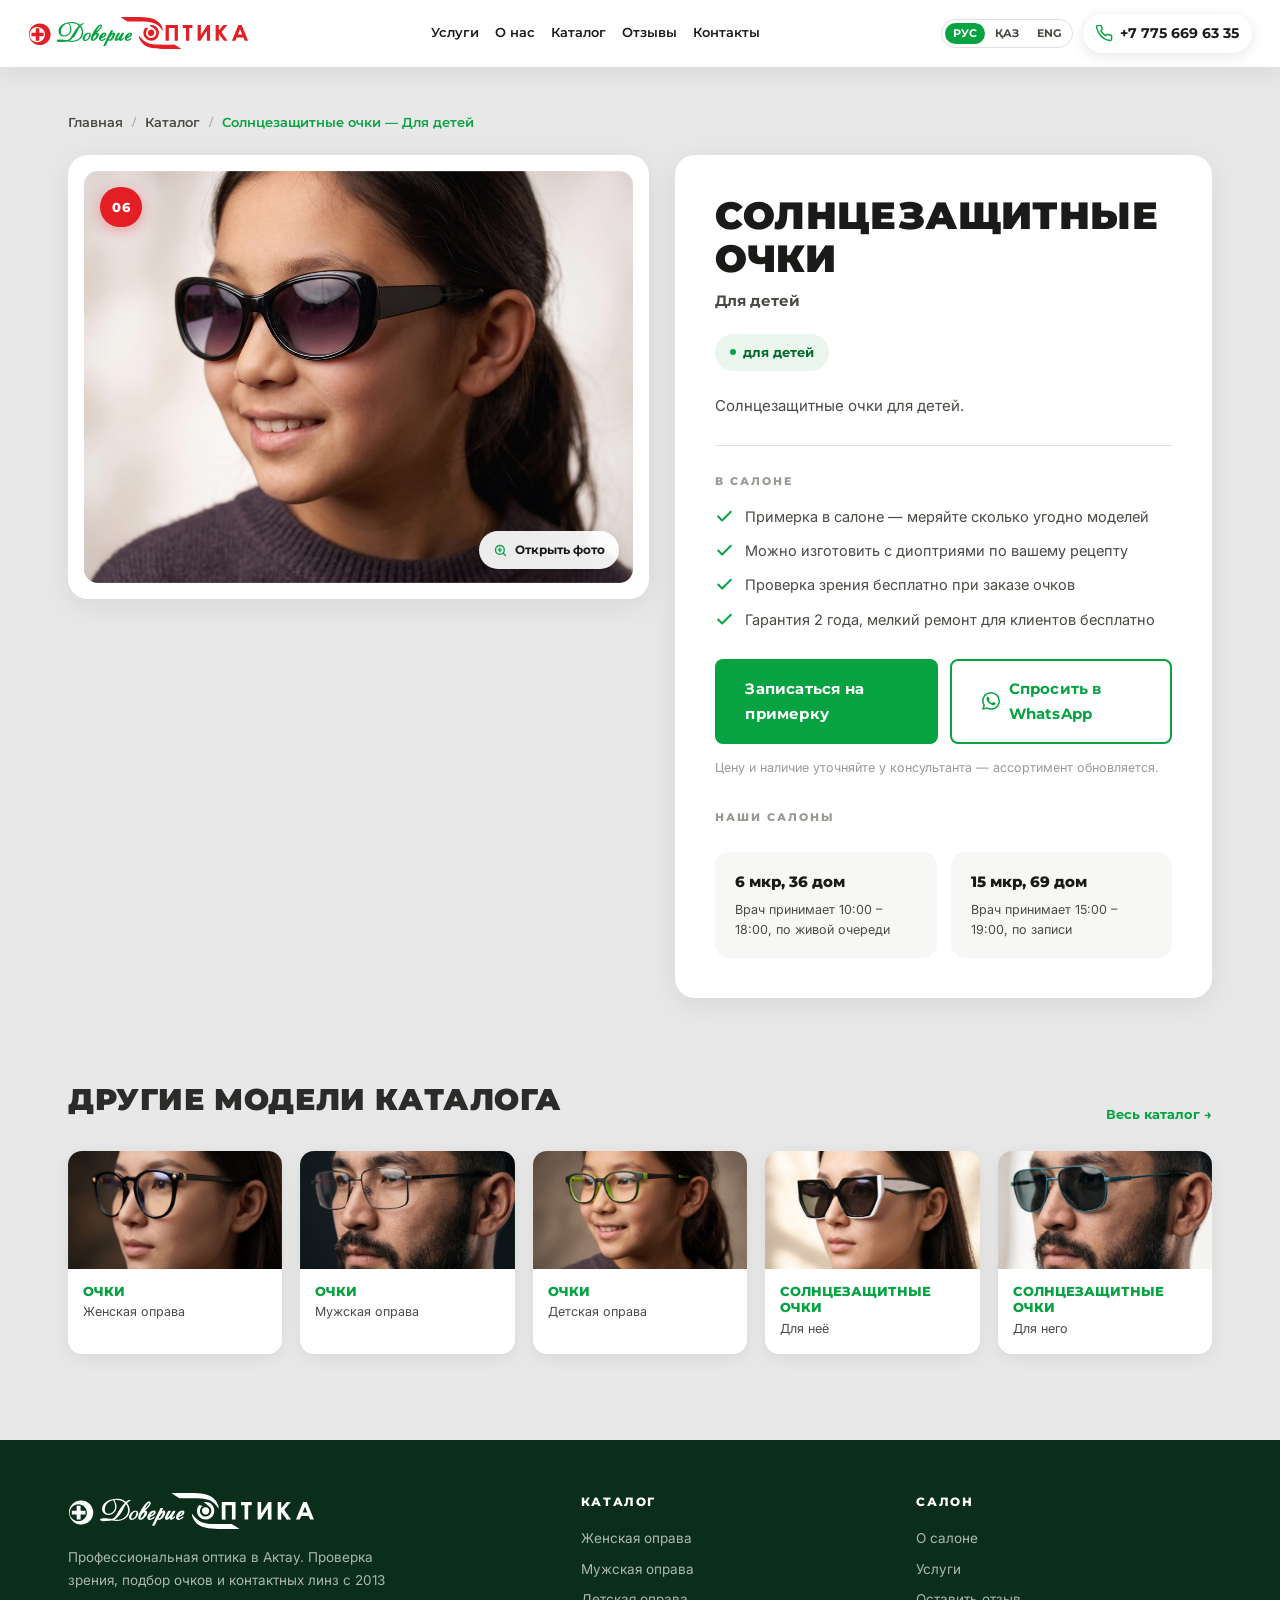
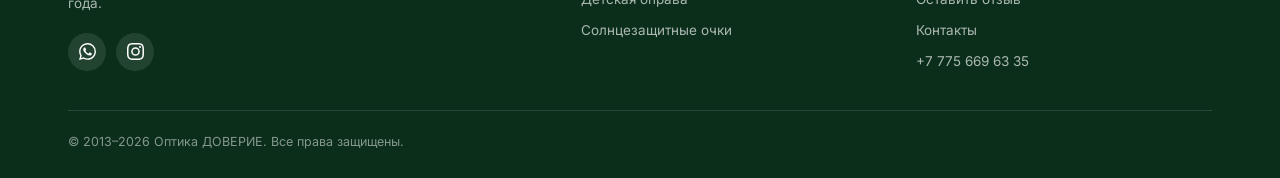
<file: tovar/solncezashchitnye-dlya-detey.html>
<!DOCTYPE html>
<html lang="ru">
<head>
<meta charset="UTF-8">
<meta name="viewport" content="width=device-width, initial-scale=1.0">
<title>Солнцезащитные очки — Для детей | Оптика ДОВЕРИЕ</title>
<meta name="description" content="Детские солнцезащитные очки в салонах оптики «ДОВЕРИЕ» в Актау.">
<link rel="preconnect" href="https://fonts.googleapis.com">
<link rel="preconnect" href="https://fonts.gstatic.com" crossorigin>
<link href="https://fonts.googleapis.com/css2?family=Montserrat:wght@400;600;700;800;900&family=Inter:wght@400;500;600&display=swap" rel="stylesheet">
<link rel="stylesheet" href="product.css">
<noscript><style>.rv{opacity:1;transform:none}</style></noscript>
</head>
<body>

<header class="hdr">
  <div class="con">
    <div class="hdr-in">
      <a href="../index.html" class="logo" aria-label="ДОВЕРИЕ — на главную"><img src="../img/logo.svg" alt="Оптика ДОВЕРИЕ"></a>
      <nav id="nav">
        <a href="../index.html#services">Услуги</a>
        <a href="../index.html#about">О нас</a>
        <a href="../index.html#catalog">Каталог</a>
        <a href="../index.html#reviews">Отзывы</a>
        <a href="../index.html#contact">Контакты</a>
        <a href="tel:+77756696335" class="nav-phone">+7 775 669 63 35</a>
        <a href="../index.html#contact" class="btn btn-p nav-cta">Записаться на приём</a>
        <div class="lang lang-nav"><button type="button" data-lang="ru">РУС</button><button type="button" data-lang="kk">ҚАЗ</button><button type="button" data-lang="en">ENG</button></div>
      </nav>
      <div class="hdr-rt">
        <div class="lang lang-top"><button type="button" data-lang="ru">РУС</button><button type="button" data-lang="kk">ҚАЗ</button><button type="button" data-lang="en">ENG</button></div>
        <a href="tel:+77756696335" class="hdr-phone"><svg viewBox="0 0 24 24" fill="none" stroke="currentColor" stroke-width="2" stroke-linecap="round" stroke-linejoin="round" aria-hidden="true"><path d="M22 16.92v3a2 2 0 01-2.18 2 19.79 19.79 0 01-8.63-3.07A19.5 19.5 0 013.9 11.07 19.79 19.79 0 01.86 2.47 2 2 0 012.83.5h3a2 2 0 012 1.72c.127.96.361 1.903.7 2.81a2 2 0 01-.45 2.11L6.91 8.37a16 16 0 006.72 6.72l1.23-1.23a2 2 0 012.11-.45c.907.339 1.85.573 2.81.7A2 2 0 0122 16.92z"/></svg><span>+7 775 669 63 35</span></a>
        <button class="burger" id="burger" aria-label="Открыть меню" aria-expanded="false" aria-controls="nav"><span></span><span></span><span></span></button>
      </div>
    </div>
  </div>
</header>
<div class="nav-ov" id="navOv" hidden></div>

<div class="bcrumb">
  <div class="con">
    <ol>
      <li><a href="../index.html">Главная</a></li>
      <li class="sep">/</li>
      <li><a href="../index.html#catalog">Каталог</a></li>
      <li class="sep">/</li>
      <li aria-current="page">Солнцезащитные очки — Для детей</li>
    </ol>
  </div>
</div>

<section class="pr">
  <div class="con">
    <div class="pr-grid">

      <div class="pr-gal rv">
        <div class="pr-main" id="prMain">
          <span class="pr-badge">06</span>
          <img src="../img/cat-06.jpg" alt="Солнцезащитные очки — Для детей" loading="eager">
        </div>
      </div>

      <div class="pr-info rv d1">
        
        <h1>Солнцезащитные очки</h1>
        <div class="pr-sub">Для детей</div>
        <div class="pr-chips">
          <span class="pr-chip">для детей</span>
        </div>
        <p class="pr-tx">Солнцезащитные очки для детей.</p>

        <div class="pr-hr"></div>

        <div class="pr-lbl">В салоне</div>
        <ul class="pr-feats">
            <li><svg viewBox="0 0 24 24" fill="none" stroke="currentColor" stroke-width="2.4" stroke-linecap="round" stroke-linejoin="round" aria-hidden="true"><polyline points="20 6 9 17 4 12"/></svg><span>Примерка в салоне — меряйте сколько угодно моделей</span></li>
            <li><svg viewBox="0 0 24 24" fill="none" stroke="currentColor" stroke-width="2.4" stroke-linecap="round" stroke-linejoin="round" aria-hidden="true"><polyline points="20 6 9 17 4 12"/></svg><span>Можно изготовить с диоптриями по вашему рецепту</span></li>
            <li><svg viewBox="0 0 24 24" fill="none" stroke="currentColor" stroke-width="2.4" stroke-linecap="round" stroke-linejoin="round" aria-hidden="true"><polyline points="20 6 9 17 4 12"/></svg><span>Проверка зрения бесплатно при заказе очков</span></li>
            <li><svg viewBox="0 0 24 24" fill="none" stroke="currentColor" stroke-width="2.4" stroke-linecap="round" stroke-linejoin="round" aria-hidden="true"><polyline points="20 6 9 17 4 12"/></svg><span>Гарантия 2 года, мелкий ремонт для клиентов бесплатно</span></li>
        </ul>

        <div class="pr-act">
          <a href="../index.html#contact" class="btn btn-p">Записаться на примерку</a>
          <a href="https://wa.me/77756696335?text=%D0%97%D0%B4%D1%80%D0%B0%D0%B2%D1%81%D1%82%D0%B2%D1%83%D0%B9%D1%82%D0%B5%21%20%D0%98%D0%BD%D1%82%D0%B5%D1%80%D0%B5%D1%81%D1%83%D0%B5%D1%82%20%D0%BF%D0%BE%D0%B7%D0%B8%D1%86%D0%B8%D1%8F%20%D0%B8%D0%B7%20%D0%BA%D0%B0%D1%82%D0%B0%D0%BB%D0%BE%D0%B3%D0%B0%3A%20%D0%A1%D0%BE%D0%BB%D0%BD%D1%86%D0%B5%D0%B7%D0%B0%D1%89%D0%B8%D1%82%D0%BD%D1%8B%D0%B5%20%D0%BE%D1%87%D0%BA%D0%B8%20%E2%80%94%20%D0%94%D0%BB%D1%8F%20%D0%B4%D0%B5%D1%82%D0%B5%D0%B9." target="_blank" rel="noopener" class="btn btn-go"><svg viewBox="0 0 24 24" fill="currentColor" aria-hidden="true"><path d="M17.472 14.382c-.297-.149-1.758-.867-2.03-.967-.273-.099-.471-.148-.67.15-.197.297-.767.966-.94 1.164-.173.199-.347.223-.644.075-.297-.15-1.255-.463-2.39-1.475-.883-.788-1.48-1.761-1.653-2.059-.173-.297-.018-.458.13-.606.134-.133.298-.347.446-.52.149-.174.198-.298.298-.497.099-.198.05-.371-.025-.52-.075-.149-.669-1.612-.916-2.207-.242-.579-.487-.5-.669-.51-.173-.008-.371-.01-.57-.01-.198 0-.52.074-.792.372-.272.297-1.04 1.016-1.04 2.479 0 1.462 1.065 2.875 1.213 3.074.149.198 2.096 3.2 5.077 4.487.709.306 1.262.489 1.694.625.712.227 1.36.195 1.871.118.571-.085 1.758-.719 2.006-1.413.248-.694.248-1.289.173-1.413-.074-.124-.272-.198-.57-.347m-5.421 7.403h-.004a9.87 9.87 0 01-5.031-1.378l-.361-.214-3.741.982.998-3.648-.235-.374a9.86 9.86 0 01-1.51-5.26c.001-5.45 4.436-9.884 9.888-9.884 2.64 0 5.122 1.03 6.988 2.898a9.825 9.825 0 012.893 6.994c-.003 5.45-4.437 9.884-9.885 9.884m8.413-18.297A11.815 11.815 0 0012.05 0C5.495 0 .16 5.335.157 11.892c0 2.096.547 4.142 1.588 5.945L.057 24l6.305-1.654a11.882 11.882 0 005.683 1.448h.005c6.554 0 11.89-5.335 11.893-11.893a11.821 11.821 0 00-3.48-8.413z"/></svg>Спросить в WhatsApp</a>
        </div>
        <p class="pr-note">Цену и наличие уточняйте у консультанта — ассортимент обновляется.</p>

        <div class="pr-lbl" style="margin-top:30px">Наши салоны</div>
        <div class="pr-sal">
          <div class="pr-sal-c"><strong>6 мкр, 36 дом</strong><span>Врач принимает 10:00 – 18:00, по живой очереди</span></div>
          <div class="pr-sal-c"><strong>15 мкр, 69 дом</strong><span>Врач принимает 15:00 – 19:00, по записи</span></div>
        </div>
      </div>

    </div>
  </div>
</section>

<section class="more">
  <div class="con">
    <div class="more-hd rv">
      <h2>Другие модели каталога</h2>
      <a href="../index.html#catalog">Весь каталог →</a>
    </div>
    <div class="more-grid rv d1">
        <a class="more-card" href="ochki-zhenskaya-oprava.html">
          <div class="ph"><img src="../img/cat-01.jpg" alt="Очки — Женская оправа" loading="lazy"></div>
          <div class="bd"><h3>Очки</h3><p>Женская оправа</p></div>
        </a>
        <a class="more-card" href="ochki-muzhskaya-oprava.html">
          <div class="ph"><img src="../img/cat-02.jpg" alt="Очки — Мужская оправа" loading="lazy"></div>
          <div class="bd"><h3>Очки</h3><p>Мужская оправа</p></div>
        </a>
        <a class="more-card" href="ochki-detskaya-oprava.html">
          <div class="ph"><img src="../img/cat-03.jpg" alt="Очки — Детская оправа" loading="lazy"></div>
          <div class="bd"><h3>Очки</h3><p>Детская оправа</p></div>
        </a>
        <a class="more-card" href="solncezashchitnye-dlya-neyo.html">
          <div class="ph"><img src="../img/cat-04.jpg" alt="Солнцезащитные очки — Для неё" loading="lazy"></div>
          <div class="bd"><h3>Солнцезащитные очки</h3><p>Для неё</p></div>
        </a>
        <a class="more-card" href="solncezashchitnye-dlya-nego.html">
          <div class="ph"><img src="../img/cat-05.jpg" alt="Солнцезащитные очки — Для него" loading="lazy"></div>
          <div class="bd"><h3>Солнцезащитные очки</h3><p>Для него</p></div>
        </a>
    </div>
  </div>
</section>

<footer class="ftr">
  <div class="con">
    <div class="ftr-in">
      <div class="ftr-brand">
        <img src="../img/logo-w.svg" alt="Оптика ДОВЕРИЕ">
        <p>Профессиональная оптика в Актау. Проверка зрения, подбор очков и контактных линз с 2013 года.</p>
        <div class="socials">
          <a href="https://wa.me/77756696335" target="_blank" rel="noopener" class="soc" aria-label="WhatsApp"><svg viewBox="0 0 24 24" fill="currentColor" aria-hidden="true"><path d="M17.472 14.382c-.297-.149-1.758-.867-2.03-.967-.273-.099-.471-.148-.67.15-.197.297-.767.966-.94 1.164-.173.199-.347.223-.644.075-.297-.15-1.255-.463-2.39-1.475-.883-.788-1.48-1.761-1.653-2.059-.173-.297-.018-.458.13-.606.134-.133.298-.347.446-.52.149-.174.198-.298.298-.497.099-.198.05-.371-.025-.52-.075-.149-.669-1.612-.916-2.207-.242-.579-.487-.5-.669-.51-.173-.008-.371-.01-.57-.01-.198 0-.52.074-.792.372-.272.297-1.04 1.016-1.04 2.479 0 1.462 1.065 2.875 1.213 3.074.149.198 2.096 3.2 5.077 4.487.709.306 1.262.489 1.694.625.712.227 1.36.195 1.871.118.571-.085 1.758-.719 2.006-1.413.248-.694.248-1.289.173-1.413-.074-.124-.272-.198-.57-.347m-5.421 7.403h-.004a9.87 9.87 0 01-5.031-1.378l-.361-.214-3.741.982.998-3.648-.235-.374a9.86 9.86 0 01-1.51-5.26c.001-5.45 4.436-9.884 9.888-9.884 2.64 0 5.122 1.03 6.988 2.898a9.825 9.825 0 012.893 6.994c-.003 5.45-4.437 9.884-9.885 9.884m8.413-18.297A11.815 11.815 0 0012.05 0C5.495 0 .16 5.335.157 11.892c0 2.096.547 4.142 1.588 5.945L.057 24l6.305-1.654a11.882 11.882 0 005.683 1.448h.005c6.554 0 11.89-5.335 11.893-11.893a11.821 11.821 0 00-3.48-8.413z"/></svg></a>
          <a href="https://www.instagram.com/optika.doverie/?hl=ru" target="_blank" rel="noopener" class="soc" aria-label="Instagram"><svg viewBox="0 0 24 24" fill="currentColor" aria-hidden="true"><path d="M12 2.163c3.204 0 3.584.012 4.85.07 3.252.148 4.771 1.691 4.919 4.919.058 1.265.069 1.645.069 4.849 0 3.205-.012 3.584-.069 4.849-.149 3.225-1.664 4.771-4.919 4.919-1.266.058-1.644.07-4.85.07-3.204 0-3.584-.012-4.849-.07-3.26-.149-4.771-1.699-4.919-4.92-.058-1.265-.07-1.644-.07-4.849 0-3.204.013-3.583.07-4.849.149-3.227 1.664-4.771 4.919-4.919 1.266-.057 1.645-.069 4.849-.069zM12 0C8.741 0 8.333.014 7.053.072 2.695.272 .273 2.69.073 7.052.014 8.333 0 8.741 0 12c0 3.259.014 3.668.072 4.948.2 4.358 2.618 6.78 6.98 6.98C8.333 23.986 8.741 24 12 24c3.259 0 3.668-.014 4.948-.072 4.354-.2 6.782-2.618 6.979-6.98.059-1.28.073-1.689.073-4.948 0-3.259-.014-3.667-.072-4.947-.196-4.354-2.617-6.78-6.979-6.98C15.668.014 15.259 0 12 0zm0 5.838a6.162 6.162 0 100 12.324 6.162 6.162 0 000-12.324zM12 16a4 4 0 110-8 4 4 0 010 8zm6.406-11.845a1.44 1.44 0 100 2.881 1.44 1.44 0 000-2.881z"/></svg></a>
        </div>
      </div>
      <div class="ftr-col">
        <h5>Каталог</h5>
        <ul>
          <li><a href="ochki-zhenskaya-oprava.html">Женская оправа</a></li>
          <li><a href="ochki-muzhskaya-oprava.html">Мужская оправа</a></li>
          <li><a href="ochki-detskaya-oprava.html">Детская оправа</a></li>
          <li><a href="solncezashchitnye-dlya-neyo.html">Солнцезащитные очки</a></li>
        </ul>
      </div>
      <div class="ftr-col">
        <h5>Салон</h5>
        <ul>
          <li><a href="../index.html#about">О салоне</a></li>
          <li><a href="../index.html#services">Услуги</a></li>
          <li><a href="../index.html#reviews">Оставить отзыв</a></li>
          <li><a href="../index.html#contact">Контакты</a></li>
          <li>+7 775 669 63 35</li>
        </ul>
      </div>
    </div>
    <div class="ftr-bot">
      <p>© 2013–2026 Оптика ДОВЕРИЕ. Все права защищены.</p>
    </div>
  </div>
</footer>

<script src="product.js"></script>
</body>
</html>
</file>
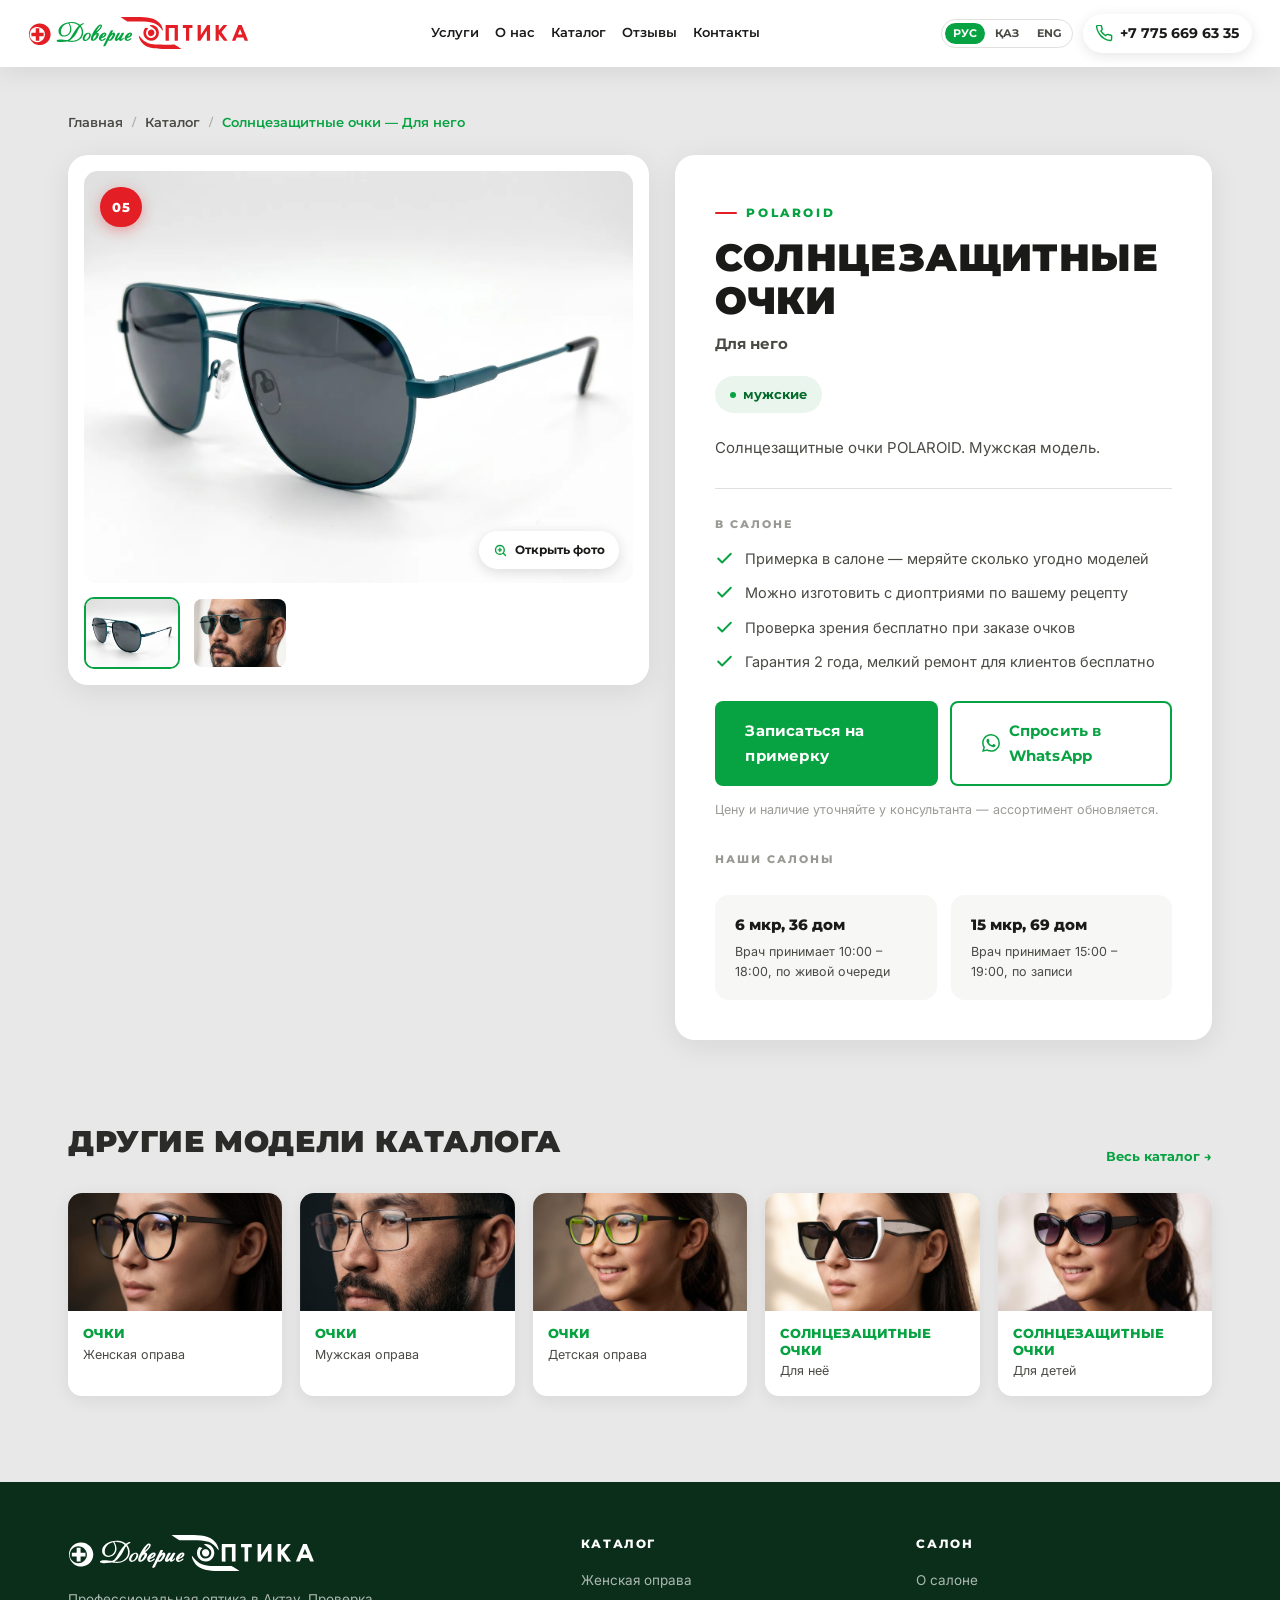
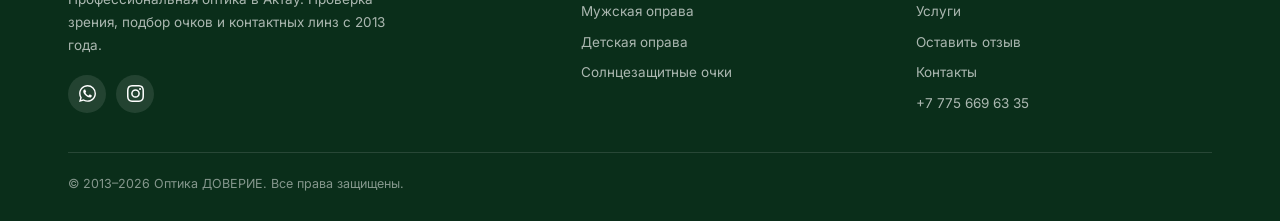
<file: tovar/solncezashchitnye-dlya-nego.html>
<!DOCTYPE html>
<html lang="ru">
<head>
<meta charset="UTF-8">
<meta name="viewport" content="width=device-width, initial-scale=1.0">
<title>Солнцезащитные очки — Для него | Оптика ДОВЕРИЕ</title>
<meta name="description" content="Мужские солнцезащитные очки POLAROID в салонах оптики «ДОВЕРИЕ» в Актау.">
<link rel="preconnect" href="https://fonts.googleapis.com">
<link rel="preconnect" href="https://fonts.gstatic.com" crossorigin>
<link href="https://fonts.googleapis.com/css2?family=Montserrat:wght@400;600;700;800;900&family=Inter:wght@400;500;600&display=swap" rel="stylesheet">
<link rel="stylesheet" href="product.css">
<noscript><style>.rv{opacity:1;transform:none}</style></noscript>
</head>
<body>

<header class="hdr">
  <div class="con">
    <div class="hdr-in">
      <a href="../index.html" class="logo" aria-label="ДОВЕРИЕ — на главную"><img src="../img/logo.svg" alt="Оптика ДОВЕРИЕ"></a>
      <nav id="nav">
        <a href="../index.html#services">Услуги</a>
        <a href="../index.html#about">О нас</a>
        <a href="../index.html#catalog">Каталог</a>
        <a href="../index.html#reviews">Отзывы</a>
        <a href="../index.html#contact">Контакты</a>
        <a href="tel:+77756696335" class="nav-phone">+7 775 669 63 35</a>
        <a href="../index.html#contact" class="btn btn-p nav-cta">Записаться на приём</a>
        <div class="lang lang-nav"><button type="button" data-lang="ru">РУС</button><button type="button" data-lang="kk">ҚАЗ</button><button type="button" data-lang="en">ENG</button></div>
      </nav>
      <div class="hdr-rt">
        <div class="lang lang-top"><button type="button" data-lang="ru">РУС</button><button type="button" data-lang="kk">ҚАЗ</button><button type="button" data-lang="en">ENG</button></div>
        <a href="tel:+77756696335" class="hdr-phone"><svg viewBox="0 0 24 24" fill="none" stroke="currentColor" stroke-width="2" stroke-linecap="round" stroke-linejoin="round" aria-hidden="true"><path d="M22 16.92v3a2 2 0 01-2.18 2 19.79 19.79 0 01-8.63-3.07A19.5 19.5 0 013.9 11.07 19.79 19.79 0 01.86 2.47 2 2 0 012.83.5h3a2 2 0 012 1.72c.127.96.361 1.903.7 2.81a2 2 0 01-.45 2.11L6.91 8.37a16 16 0 006.72 6.72l1.23-1.23a2 2 0 012.11-.45c.907.339 1.85.573 2.81.7A2 2 0 0122 16.92z"/></svg><span>+7 775 669 63 35</span></a>
        <button class="burger" id="burger" aria-label="Открыть меню" aria-expanded="false" aria-controls="nav"><span></span><span></span><span></span></button>
      </div>
    </div>
  </div>
</header>
<div class="nav-ov" id="navOv" hidden></div>

<div class="bcrumb">
  <div class="con">
    <ol>
      <li><a href="../index.html">Главная</a></li>
      <li class="sep">/</li>
      <li><a href="../index.html#catalog">Каталог</a></li>
      <li class="sep">/</li>
      <li aria-current="page">Солнцезащитные очки — Для него</li>
    </ol>
  </div>
</div>

<section class="pr">
  <div class="con">
    <div class="pr-grid">

      <div class="pr-gal rv">
        <div class="pr-main" id="prMain">
          <span class="pr-badge">05</span>
          <picture><source type="image/webp" srcset="../img/pr-05.webp"><img src="../img/pr-05.jpg" alt="Солнцезащитные очки — Для него" loading="eager"></picture>
        </div>
        <div class="pr-thumbs">
          <button type="button" class="pr-thumb on" data-full="../img/pr-05.jpg" data-webp="../img/pr-05.webp" aria-label="Фото модели"><img src="../img/pr-05.jpg" alt="Фото модели"></button>
          <button type="button" class="pr-thumb" data-full="../img/cat-05.jpg" data-webp="" aria-label="Фото в образе"><img src="../img/cat-05.jpg" alt="Фото в образе"></button>
        </div>
      </div>

      <div class="pr-info rv d1">
        <span class="pr-brand">POLAROID</span>
        <h1>Солнцезащитные очки</h1>
        <div class="pr-sub">Для него</div>
        <div class="pr-chips">
          <span class="pr-chip">мужские</span>
        </div>
        <p class="pr-tx">Солнцезащитные очки POLAROID. Мужская модель.</p>

        <div class="pr-hr"></div>

        <div class="pr-lbl">В салоне</div>
        <ul class="pr-feats">
            <li><svg viewBox="0 0 24 24" fill="none" stroke="currentColor" stroke-width="2.4" stroke-linecap="round" stroke-linejoin="round" aria-hidden="true"><polyline points="20 6 9 17 4 12"/></svg><span>Примерка в салоне — меряйте сколько угодно моделей</span></li>
            <li><svg viewBox="0 0 24 24" fill="none" stroke="currentColor" stroke-width="2.4" stroke-linecap="round" stroke-linejoin="round" aria-hidden="true"><polyline points="20 6 9 17 4 12"/></svg><span>Можно изготовить с диоптриями по вашему рецепту</span></li>
            <li><svg viewBox="0 0 24 24" fill="none" stroke="currentColor" stroke-width="2.4" stroke-linecap="round" stroke-linejoin="round" aria-hidden="true"><polyline points="20 6 9 17 4 12"/></svg><span>Проверка зрения бесплатно при заказе очков</span></li>
            <li><svg viewBox="0 0 24 24" fill="none" stroke="currentColor" stroke-width="2.4" stroke-linecap="round" stroke-linejoin="round" aria-hidden="true"><polyline points="20 6 9 17 4 12"/></svg><span>Гарантия 2 года, мелкий ремонт для клиентов бесплатно</span></li>
        </ul>

        <div class="pr-act">
          <a href="../index.html#contact" class="btn btn-p">Записаться на примерку</a>
          <a href="https://wa.me/77756696335?text=%D0%97%D0%B4%D1%80%D0%B0%D0%B2%D1%81%D1%82%D0%B2%D1%83%D0%B9%D1%82%D0%B5%21%20%D0%98%D0%BD%D1%82%D0%B5%D1%80%D0%B5%D1%81%D1%83%D0%B5%D1%82%20%D0%BF%D0%BE%D0%B7%D0%B8%D1%86%D0%B8%D1%8F%20%D0%B8%D0%B7%20%D0%BA%D0%B0%D1%82%D0%B0%D0%BB%D0%BE%D0%B3%D0%B0%3A%20%D0%A1%D0%BE%D0%BB%D0%BD%D1%86%D0%B5%D0%B7%D0%B0%D1%89%D0%B8%D1%82%D0%BD%D1%8B%D0%B5%20%D0%BE%D1%87%D0%BA%D0%B8%20%E2%80%94%20%D0%94%D0%BB%D1%8F%20%D0%BD%D0%B5%D0%B3%D0%BE%20%28POLAROID%29." target="_blank" rel="noopener" class="btn btn-go"><svg viewBox="0 0 24 24" fill="currentColor" aria-hidden="true"><path d="M17.472 14.382c-.297-.149-1.758-.867-2.03-.967-.273-.099-.471-.148-.67.15-.197.297-.767.966-.94 1.164-.173.199-.347.223-.644.075-.297-.15-1.255-.463-2.39-1.475-.883-.788-1.48-1.761-1.653-2.059-.173-.297-.018-.458.13-.606.134-.133.298-.347.446-.52.149-.174.198-.298.298-.497.099-.198.05-.371-.025-.52-.075-.149-.669-1.612-.916-2.207-.242-.579-.487-.5-.669-.51-.173-.008-.371-.01-.57-.01-.198 0-.52.074-.792.372-.272.297-1.04 1.016-1.04 2.479 0 1.462 1.065 2.875 1.213 3.074.149.198 2.096 3.2 5.077 4.487.709.306 1.262.489 1.694.625.712.227 1.36.195 1.871.118.571-.085 1.758-.719 2.006-1.413.248-.694.248-1.289.173-1.413-.074-.124-.272-.198-.57-.347m-5.421 7.403h-.004a9.87 9.87 0 01-5.031-1.378l-.361-.214-3.741.982.998-3.648-.235-.374a9.86 9.86 0 01-1.51-5.26c.001-5.45 4.436-9.884 9.888-9.884 2.64 0 5.122 1.03 6.988 2.898a9.825 9.825 0 012.893 6.994c-.003 5.45-4.437 9.884-9.885 9.884m8.413-18.297A11.815 11.815 0 0012.05 0C5.495 0 .16 5.335.157 11.892c0 2.096.547 4.142 1.588 5.945L.057 24l6.305-1.654a11.882 11.882 0 005.683 1.448h.005c6.554 0 11.89-5.335 11.893-11.893a11.821 11.821 0 00-3.48-8.413z"/></svg>Спросить в WhatsApp</a>
        </div>
        <p class="pr-note">Цену и наличие уточняйте у консультанта — ассортимент обновляется.</p>

        <div class="pr-lbl" style="margin-top:30px">Наши салоны</div>
        <div class="pr-sal">
          <div class="pr-sal-c"><strong>6 мкр, 36 дом</strong><span>Врач принимает 10:00 – 18:00, по живой очереди</span></div>
          <div class="pr-sal-c"><strong>15 мкр, 69 дом</strong><span>Врач принимает 15:00 – 19:00, по записи</span></div>
        </div>
      </div>

    </div>
  </div>
</section>

<section class="more">
  <div class="con">
    <div class="more-hd rv">
      <h2>Другие модели каталога</h2>
      <a href="../index.html#catalog">Весь каталог →</a>
    </div>
    <div class="more-grid rv d1">
        <a class="more-card" href="ochki-zhenskaya-oprava.html">
          <div class="ph"><img src="../img/cat-01.jpg" alt="Очки — Женская оправа" loading="lazy"></div>
          <div class="bd"><h3>Очки</h3><p>Женская оправа</p></div>
        </a>
        <a class="more-card" href="ochki-muzhskaya-oprava.html">
          <div class="ph"><img src="../img/cat-02.jpg" alt="Очки — Мужская оправа" loading="lazy"></div>
          <div class="bd"><h3>Очки</h3><p>Мужская оправа</p></div>
        </a>
        <a class="more-card" href="ochki-detskaya-oprava.html">
          <div class="ph"><img src="../img/cat-03.jpg" alt="Очки — Детская оправа" loading="lazy"></div>
          <div class="bd"><h3>Очки</h3><p>Детская оправа</p></div>
        </a>
        <a class="more-card" href="solncezashchitnye-dlya-neyo.html">
          <div class="ph"><img src="../img/cat-04.jpg" alt="Солнцезащитные очки — Для неё" loading="lazy"></div>
          <div class="bd"><h3>Солнцезащитные очки</h3><p>Для неё</p></div>
        </a>
        <a class="more-card" href="solncezashchitnye-dlya-detey.html">
          <div class="ph"><img src="../img/cat-06.jpg" alt="Солнцезащитные очки — Для детей" loading="lazy"></div>
          <div class="bd"><h3>Солнцезащитные очки</h3><p>Для детей</p></div>
        </a>
    </div>
  </div>
</section>

<footer class="ftr">
  <div class="con">
    <div class="ftr-in">
      <div class="ftr-brand">
        <img src="../img/logo-w.svg" alt="Оптика ДОВЕРИЕ">
        <p>Профессиональная оптика в Актау. Проверка зрения, подбор очков и контактных линз с 2013 года.</p>
        <div class="socials">
          <a href="https://wa.me/77756696335" target="_blank" rel="noopener" class="soc" aria-label="WhatsApp"><svg viewBox="0 0 24 24" fill="currentColor" aria-hidden="true"><path d="M17.472 14.382c-.297-.149-1.758-.867-2.03-.967-.273-.099-.471-.148-.67.15-.197.297-.767.966-.94 1.164-.173.199-.347.223-.644.075-.297-.15-1.255-.463-2.39-1.475-.883-.788-1.48-1.761-1.653-2.059-.173-.297-.018-.458.13-.606.134-.133.298-.347.446-.52.149-.174.198-.298.298-.497.099-.198.05-.371-.025-.52-.075-.149-.669-1.612-.916-2.207-.242-.579-.487-.5-.669-.51-.173-.008-.371-.01-.57-.01-.198 0-.52.074-.792.372-.272.297-1.04 1.016-1.04 2.479 0 1.462 1.065 2.875 1.213 3.074.149.198 2.096 3.2 5.077 4.487.709.306 1.262.489 1.694.625.712.227 1.36.195 1.871.118.571-.085 1.758-.719 2.006-1.413.248-.694.248-1.289.173-1.413-.074-.124-.272-.198-.57-.347m-5.421 7.403h-.004a9.87 9.87 0 01-5.031-1.378l-.361-.214-3.741.982.998-3.648-.235-.374a9.86 9.86 0 01-1.51-5.26c.001-5.45 4.436-9.884 9.888-9.884 2.64 0 5.122 1.03 6.988 2.898a9.825 9.825 0 012.893 6.994c-.003 5.45-4.437 9.884-9.885 9.884m8.413-18.297A11.815 11.815 0 0012.05 0C5.495 0 .16 5.335.157 11.892c0 2.096.547 4.142 1.588 5.945L.057 24l6.305-1.654a11.882 11.882 0 005.683 1.448h.005c6.554 0 11.89-5.335 11.893-11.893a11.821 11.821 0 00-3.48-8.413z"/></svg></a>
          <a href="https://www.instagram.com/optika.doverie/?hl=ru" target="_blank" rel="noopener" class="soc" aria-label="Instagram"><svg viewBox="0 0 24 24" fill="currentColor" aria-hidden="true"><path d="M12 2.163c3.204 0 3.584.012 4.85.07 3.252.148 4.771 1.691 4.919 4.919.058 1.265.069 1.645.069 4.849 0 3.205-.012 3.584-.069 4.849-.149 3.225-1.664 4.771-4.919 4.919-1.266.058-1.644.07-4.85.07-3.204 0-3.584-.012-4.849-.07-3.26-.149-4.771-1.699-4.919-4.92-.058-1.265-.07-1.644-.07-4.849 0-3.204.013-3.583.07-4.849.149-3.227 1.664-4.771 4.919-4.919 1.266-.057 1.645-.069 4.849-.069zM12 0C8.741 0 8.333.014 7.053.072 2.695.272 .273 2.69.073 7.052.014 8.333 0 8.741 0 12c0 3.259.014 3.668.072 4.948.2 4.358 2.618 6.78 6.98 6.98C8.333 23.986 8.741 24 12 24c3.259 0 3.668-.014 4.948-.072 4.354-.2 6.782-2.618 6.979-6.98.059-1.28.073-1.689.073-4.948 0-3.259-.014-3.667-.072-4.947-.196-4.354-2.617-6.78-6.979-6.98C15.668.014 15.259 0 12 0zm0 5.838a6.162 6.162 0 100 12.324 6.162 6.162 0 000-12.324zM12 16a4 4 0 110-8 4 4 0 010 8zm6.406-11.845a1.44 1.44 0 100 2.881 1.44 1.44 0 000-2.881z"/></svg></a>
        </div>
      </div>
      <div class="ftr-col">
        <h5>Каталог</h5>
        <ul>
          <li><a href="ochki-zhenskaya-oprava.html">Женская оправа</a></li>
          <li><a href="ochki-muzhskaya-oprava.html">Мужская оправа</a></li>
          <li><a href="ochki-detskaya-oprava.html">Детская оправа</a></li>
          <li><a href="solncezashchitnye-dlya-neyo.html">Солнцезащитные очки</a></li>
        </ul>
      </div>
      <div class="ftr-col">
        <h5>Салон</h5>
        <ul>
          <li><a href="../index.html#about">О салоне</a></li>
          <li><a href="../index.html#services">Услуги</a></li>
          <li><a href="../index.html#reviews">Оставить отзыв</a></li>
          <li><a href="../index.html#contact">Контакты</a></li>
          <li>+7 775 669 63 35</li>
        </ul>
      </div>
    </div>
    <div class="ftr-bot">
      <p>© 2013–2026 Оптика ДОВЕРИЕ. Все права защищены.</p>
    </div>
  </div>
</footer>

<script src="product.js"></script>
</body>
</html>
</file>
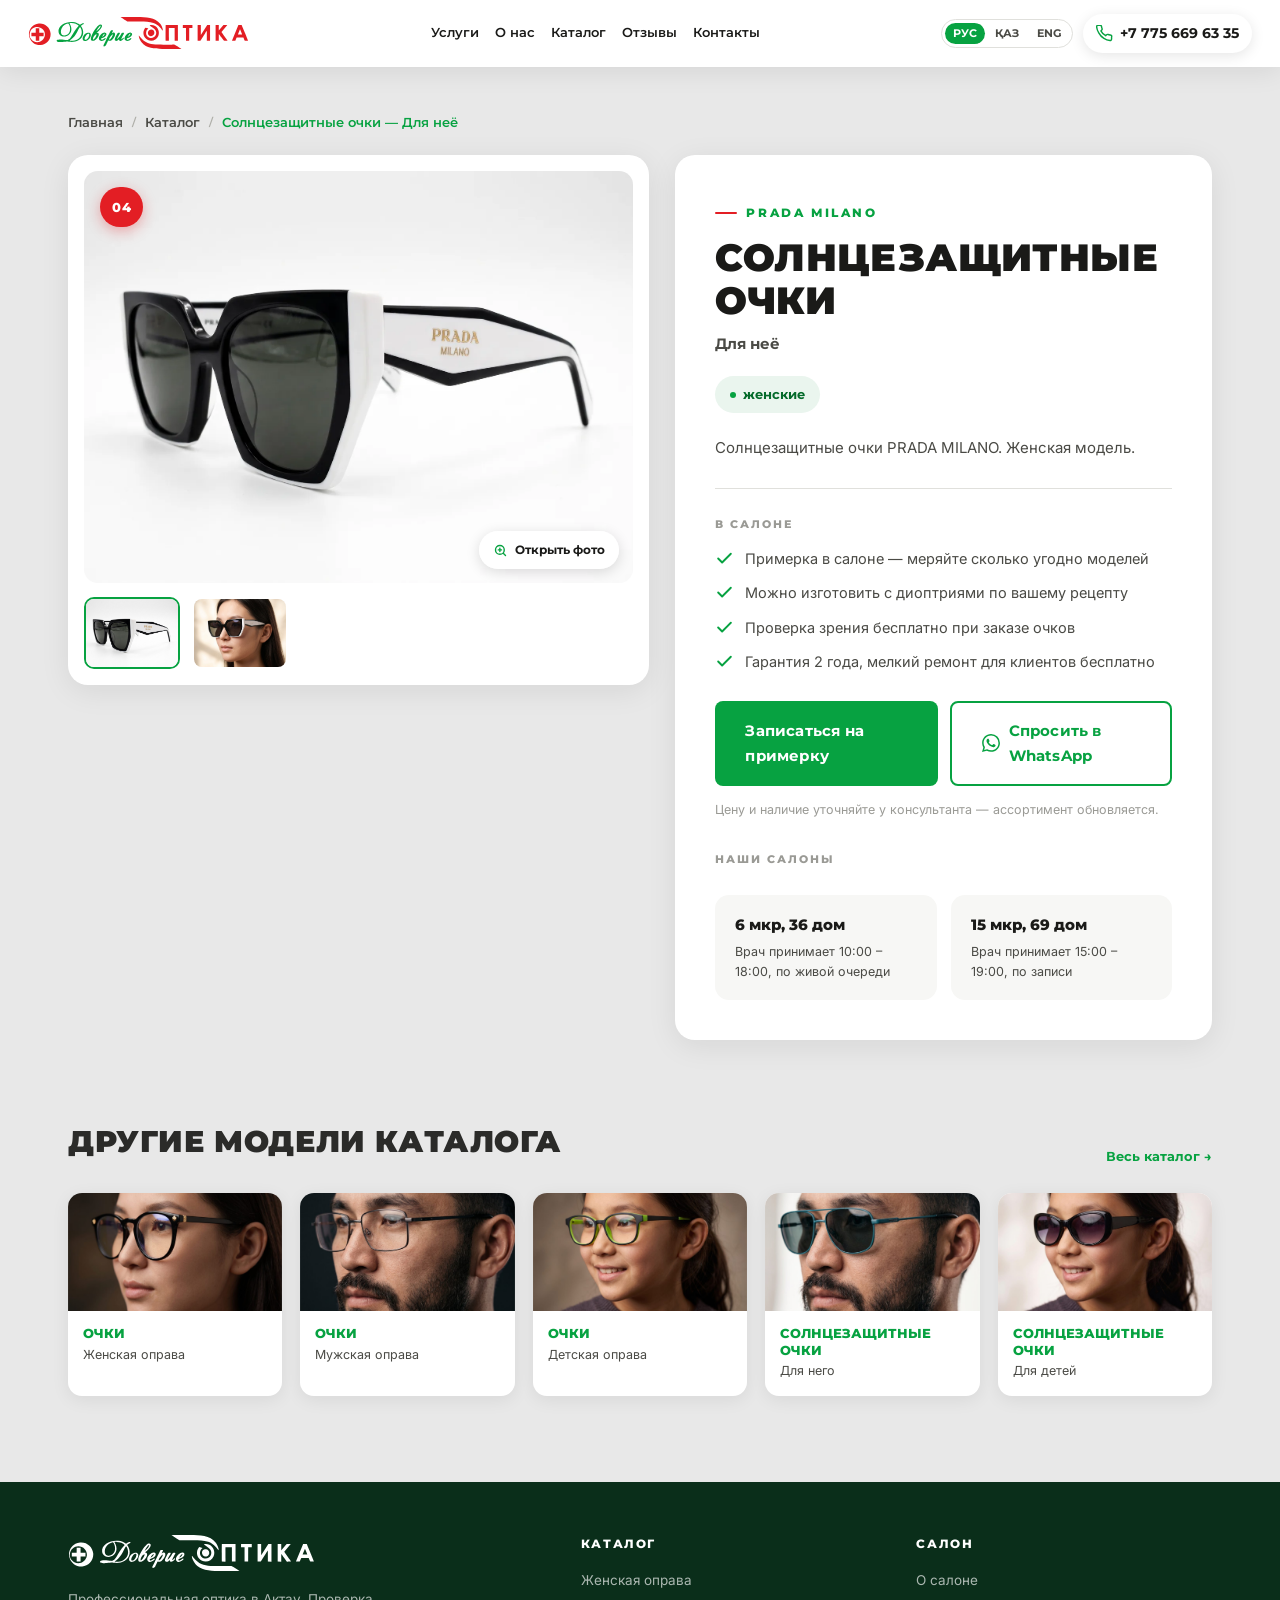
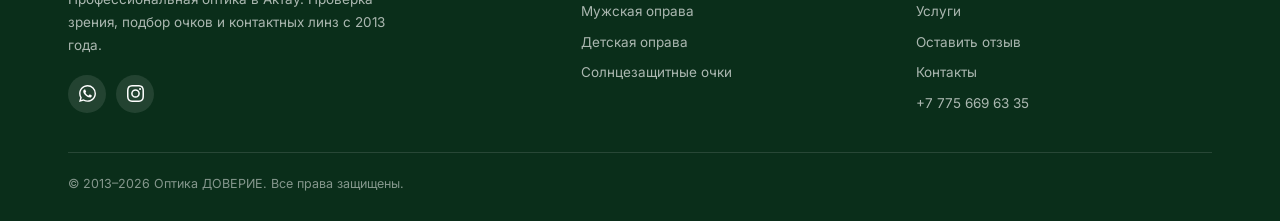
<file: tovar/solncezashchitnye-dlya-neyo.html>
<!DOCTYPE html>
<html lang="ru">
<head>
<meta charset="UTF-8">
<meta name="viewport" content="width=device-width, initial-scale=1.0">
<title>Солнцезащитные очки — Для неё | Оптика ДОВЕРИЕ</title>
<meta name="description" content="Женские солнцезащитные очки PRADA MILANO в салонах оптики «ДОВЕРИЕ» в Актау.">
<link rel="preconnect" href="https://fonts.googleapis.com">
<link rel="preconnect" href="https://fonts.gstatic.com" crossorigin>
<link href="https://fonts.googleapis.com/css2?family=Montserrat:wght@400;600;700;800;900&family=Inter:wght@400;500;600&display=swap" rel="stylesheet">
<link rel="stylesheet" href="product.css">
<noscript><style>.rv{opacity:1;transform:none}</style></noscript>
</head>
<body>

<header class="hdr">
  <div class="con">
    <div class="hdr-in">
      <a href="../index.html" class="logo" aria-label="ДОВЕРИЕ — на главную"><img src="../img/logo.svg" alt="Оптика ДОВЕРИЕ"></a>
      <nav id="nav">
        <a href="../index.html#services">Услуги</a>
        <a href="../index.html#about">О нас</a>
        <a href="../index.html#catalog">Каталог</a>
        <a href="../index.html#reviews">Отзывы</a>
        <a href="../index.html#contact">Контакты</a>
        <a href="tel:+77756696335" class="nav-phone">+7 775 669 63 35</a>
        <a href="../index.html#contact" class="btn btn-p nav-cta">Записаться на приём</a>
        <div class="lang lang-nav"><button type="button" data-lang="ru">РУС</button><button type="button" data-lang="kk">ҚАЗ</button><button type="button" data-lang="en">ENG</button></div>
      </nav>
      <div class="hdr-rt">
        <div class="lang lang-top"><button type="button" data-lang="ru">РУС</button><button type="button" data-lang="kk">ҚАЗ</button><button type="button" data-lang="en">ENG</button></div>
        <a href="tel:+77756696335" class="hdr-phone"><svg viewBox="0 0 24 24" fill="none" stroke="currentColor" stroke-width="2" stroke-linecap="round" stroke-linejoin="round" aria-hidden="true"><path d="M22 16.92v3a2 2 0 01-2.18 2 19.79 19.79 0 01-8.63-3.07A19.5 19.5 0 013.9 11.07 19.79 19.79 0 01.86 2.47 2 2 0 012.83.5h3a2 2 0 012 1.72c.127.96.361 1.903.7 2.81a2 2 0 01-.45 2.11L6.91 8.37a16 16 0 006.72 6.72l1.23-1.23a2 2 0 012.11-.45c.907.339 1.85.573 2.81.7A2 2 0 0122 16.92z"/></svg><span>+7 775 669 63 35</span></a>
        <button class="burger" id="burger" aria-label="Открыть меню" aria-expanded="false" aria-controls="nav"><span></span><span></span><span></span></button>
      </div>
    </div>
  </div>
</header>
<div class="nav-ov" id="navOv" hidden></div>

<div class="bcrumb">
  <div class="con">
    <ol>
      <li><a href="../index.html">Главная</a></li>
      <li class="sep">/</li>
      <li><a href="../index.html#catalog">Каталог</a></li>
      <li class="sep">/</li>
      <li aria-current="page">Солнцезащитные очки — Для неё</li>
    </ol>
  </div>
</div>

<section class="pr">
  <div class="con">
    <div class="pr-grid">

      <div class="pr-gal rv">
        <div class="pr-main" id="prMain">
          <span class="pr-badge">04</span>
          <picture><source type="image/webp" srcset="../img/pr-04.webp"><img src="../img/pr-04.jpg" alt="Солнцезащитные очки — Для неё" loading="eager"></picture>
        </div>
        <div class="pr-thumbs">
          <button type="button" class="pr-thumb on" data-full="../img/pr-04.jpg" data-webp="../img/pr-04.webp" aria-label="Фото модели"><img src="../img/pr-04.jpg" alt="Фото модели"></button>
          <button type="button" class="pr-thumb" data-full="../img/cat-04.jpg" data-webp="" aria-label="Фото в образе"><img src="../img/cat-04.jpg" alt="Фото в образе"></button>
        </div>
      </div>

      <div class="pr-info rv d1">
        <span class="pr-brand">PRADA MILANO</span>
        <h1>Солнцезащитные очки</h1>
        <div class="pr-sub">Для неё</div>
        <div class="pr-chips">
          <span class="pr-chip">женские</span>
        </div>
        <p class="pr-tx">Солнцезащитные очки PRADA MILANO. Женская модель.</p>

        <div class="pr-hr"></div>

        <div class="pr-lbl">В салоне</div>
        <ul class="pr-feats">
            <li><svg viewBox="0 0 24 24" fill="none" stroke="currentColor" stroke-width="2.4" stroke-linecap="round" stroke-linejoin="round" aria-hidden="true"><polyline points="20 6 9 17 4 12"/></svg><span>Примерка в салоне — меряйте сколько угодно моделей</span></li>
            <li><svg viewBox="0 0 24 24" fill="none" stroke="currentColor" stroke-width="2.4" stroke-linecap="round" stroke-linejoin="round" aria-hidden="true"><polyline points="20 6 9 17 4 12"/></svg><span>Можно изготовить с диоптриями по вашему рецепту</span></li>
            <li><svg viewBox="0 0 24 24" fill="none" stroke="currentColor" stroke-width="2.4" stroke-linecap="round" stroke-linejoin="round" aria-hidden="true"><polyline points="20 6 9 17 4 12"/></svg><span>Проверка зрения бесплатно при заказе очков</span></li>
            <li><svg viewBox="0 0 24 24" fill="none" stroke="currentColor" stroke-width="2.4" stroke-linecap="round" stroke-linejoin="round" aria-hidden="true"><polyline points="20 6 9 17 4 12"/></svg><span>Гарантия 2 года, мелкий ремонт для клиентов бесплатно</span></li>
        </ul>

        <div class="pr-act">
          <a href="../index.html#contact" class="btn btn-p">Записаться на примерку</a>
          <a href="https://wa.me/77756696335?text=%D0%97%D0%B4%D1%80%D0%B0%D0%B2%D1%81%D1%82%D0%B2%D1%83%D0%B9%D1%82%D0%B5%21%20%D0%98%D0%BD%D1%82%D0%B5%D1%80%D0%B5%D1%81%D1%83%D0%B5%D1%82%20%D0%BF%D0%BE%D0%B7%D0%B8%D1%86%D0%B8%D1%8F%20%D0%B8%D0%B7%20%D0%BA%D0%B0%D1%82%D0%B0%D0%BB%D0%BE%D0%B3%D0%B0%3A%20%D0%A1%D0%BE%D0%BB%D0%BD%D1%86%D0%B5%D0%B7%D0%B0%D1%89%D0%B8%D1%82%D0%BD%D1%8B%D0%B5%20%D0%BE%D1%87%D0%BA%D0%B8%20%E2%80%94%20%D0%94%D0%BB%D1%8F%20%D0%BD%D0%B5%D1%91%20%28PRADA%20MILANO%29." target="_blank" rel="noopener" class="btn btn-go"><svg viewBox="0 0 24 24" fill="currentColor" aria-hidden="true"><path d="M17.472 14.382c-.297-.149-1.758-.867-2.03-.967-.273-.099-.471-.148-.67.15-.197.297-.767.966-.94 1.164-.173.199-.347.223-.644.075-.297-.15-1.255-.463-2.39-1.475-.883-.788-1.48-1.761-1.653-2.059-.173-.297-.018-.458.13-.606.134-.133.298-.347.446-.52.149-.174.198-.298.298-.497.099-.198.05-.371-.025-.52-.075-.149-.669-1.612-.916-2.207-.242-.579-.487-.5-.669-.51-.173-.008-.371-.01-.57-.01-.198 0-.52.074-.792.372-.272.297-1.04 1.016-1.04 2.479 0 1.462 1.065 2.875 1.213 3.074.149.198 2.096 3.2 5.077 4.487.709.306 1.262.489 1.694.625.712.227 1.36.195 1.871.118.571-.085 1.758-.719 2.006-1.413.248-.694.248-1.289.173-1.413-.074-.124-.272-.198-.57-.347m-5.421 7.403h-.004a9.87 9.87 0 01-5.031-1.378l-.361-.214-3.741.982.998-3.648-.235-.374a9.86 9.86 0 01-1.51-5.26c.001-5.45 4.436-9.884 9.888-9.884 2.64 0 5.122 1.03 6.988 2.898a9.825 9.825 0 012.893 6.994c-.003 5.45-4.437 9.884-9.885 9.884m8.413-18.297A11.815 11.815 0 0012.05 0C5.495 0 .16 5.335.157 11.892c0 2.096.547 4.142 1.588 5.945L.057 24l6.305-1.654a11.882 11.882 0 005.683 1.448h.005c6.554 0 11.89-5.335 11.893-11.893a11.821 11.821 0 00-3.48-8.413z"/></svg>Спросить в WhatsApp</a>
        </div>
        <p class="pr-note">Цену и наличие уточняйте у консультанта — ассортимент обновляется.</p>

        <div class="pr-lbl" style="margin-top:30px">Наши салоны</div>
        <div class="pr-sal">
          <div class="pr-sal-c"><strong>6 мкр, 36 дом</strong><span>Врач принимает 10:00 – 18:00, по живой очереди</span></div>
          <div class="pr-sal-c"><strong>15 мкр, 69 дом</strong><span>Врач принимает 15:00 – 19:00, по записи</span></div>
        </div>
      </div>

    </div>
  </div>
</section>

<section class="more">
  <div class="con">
    <div class="more-hd rv">
      <h2>Другие модели каталога</h2>
      <a href="../index.html#catalog">Весь каталог →</a>
    </div>
    <div class="more-grid rv d1">
        <a class="more-card" href="ochki-zhenskaya-oprava.html">
          <div class="ph"><img src="../img/cat-01.jpg" alt="Очки — Женская оправа" loading="lazy"></div>
          <div class="bd"><h3>Очки</h3><p>Женская оправа</p></div>
        </a>
        <a class="more-card" href="ochki-muzhskaya-oprava.html">
          <div class="ph"><img src="../img/cat-02.jpg" alt="Очки — Мужская оправа" loading="lazy"></div>
          <div class="bd"><h3>Очки</h3><p>Мужская оправа</p></div>
        </a>
        <a class="more-card" href="ochki-detskaya-oprava.html">
          <div class="ph"><img src="../img/cat-03.jpg" alt="Очки — Детская оправа" loading="lazy"></div>
          <div class="bd"><h3>Очки</h3><p>Детская оправа</p></div>
        </a>
        <a class="more-card" href="solncezashchitnye-dlya-nego.html">
          <div class="ph"><img src="../img/cat-05.jpg" alt="Солнцезащитные очки — Для него" loading="lazy"></div>
          <div class="bd"><h3>Солнцезащитные очки</h3><p>Для него</p></div>
        </a>
        <a class="more-card" href="solncezashchitnye-dlya-detey.html">
          <div class="ph"><img src="../img/cat-06.jpg" alt="Солнцезащитные очки — Для детей" loading="lazy"></div>
          <div class="bd"><h3>Солнцезащитные очки</h3><p>Для детей</p></div>
        </a>
    </div>
  </div>
</section>

<footer class="ftr">
  <div class="con">
    <div class="ftr-in">
      <div class="ftr-brand">
        <img src="../img/logo-w.svg" alt="Оптика ДОВЕРИЕ">
        <p>Профессиональная оптика в Актау. Проверка зрения, подбор очков и контактных линз с 2013 года.</p>
        <div class="socials">
          <a href="https://wa.me/77756696335" target="_blank" rel="noopener" class="soc" aria-label="WhatsApp"><svg viewBox="0 0 24 24" fill="currentColor" aria-hidden="true"><path d="M17.472 14.382c-.297-.149-1.758-.867-2.03-.967-.273-.099-.471-.148-.67.15-.197.297-.767.966-.94 1.164-.173.199-.347.223-.644.075-.297-.15-1.255-.463-2.39-1.475-.883-.788-1.48-1.761-1.653-2.059-.173-.297-.018-.458.13-.606.134-.133.298-.347.446-.52.149-.174.198-.298.298-.497.099-.198.05-.371-.025-.52-.075-.149-.669-1.612-.916-2.207-.242-.579-.487-.5-.669-.51-.173-.008-.371-.01-.57-.01-.198 0-.52.074-.792.372-.272.297-1.04 1.016-1.04 2.479 0 1.462 1.065 2.875 1.213 3.074.149.198 2.096 3.2 5.077 4.487.709.306 1.262.489 1.694.625.712.227 1.36.195 1.871.118.571-.085 1.758-.719 2.006-1.413.248-.694.248-1.289.173-1.413-.074-.124-.272-.198-.57-.347m-5.421 7.403h-.004a9.87 9.87 0 01-5.031-1.378l-.361-.214-3.741.982.998-3.648-.235-.374a9.86 9.86 0 01-1.51-5.26c.001-5.45 4.436-9.884 9.888-9.884 2.64 0 5.122 1.03 6.988 2.898a9.825 9.825 0 012.893 6.994c-.003 5.45-4.437 9.884-9.885 9.884m8.413-18.297A11.815 11.815 0 0012.05 0C5.495 0 .16 5.335.157 11.892c0 2.096.547 4.142 1.588 5.945L.057 24l6.305-1.654a11.882 11.882 0 005.683 1.448h.005c6.554 0 11.89-5.335 11.893-11.893a11.821 11.821 0 00-3.48-8.413z"/></svg></a>
          <a href="https://www.instagram.com/optika.doverie/?hl=ru" target="_blank" rel="noopener" class="soc" aria-label="Instagram"><svg viewBox="0 0 24 24" fill="currentColor" aria-hidden="true"><path d="M12 2.163c3.204 0 3.584.012 4.85.07 3.252.148 4.771 1.691 4.919 4.919.058 1.265.069 1.645.069 4.849 0 3.205-.012 3.584-.069 4.849-.149 3.225-1.664 4.771-4.919 4.919-1.266.058-1.644.07-4.85.07-3.204 0-3.584-.012-4.849-.07-3.26-.149-4.771-1.699-4.919-4.92-.058-1.265-.07-1.644-.07-4.849 0-3.204.013-3.583.07-4.849.149-3.227 1.664-4.771 4.919-4.919 1.266-.057 1.645-.069 4.849-.069zM12 0C8.741 0 8.333.014 7.053.072 2.695.272 .273 2.69.073 7.052.014 8.333 0 8.741 0 12c0 3.259.014 3.668.072 4.948.2 4.358 2.618 6.78 6.98 6.98C8.333 23.986 8.741 24 12 24c3.259 0 3.668-.014 4.948-.072 4.354-.2 6.782-2.618 6.979-6.98.059-1.28.073-1.689.073-4.948 0-3.259-.014-3.667-.072-4.947-.196-4.354-2.617-6.78-6.979-6.98C15.668.014 15.259 0 12 0zm0 5.838a6.162 6.162 0 100 12.324 6.162 6.162 0 000-12.324zM12 16a4 4 0 110-8 4 4 0 010 8zm6.406-11.845a1.44 1.44 0 100 2.881 1.44 1.44 0 000-2.881z"/></svg></a>
        </div>
      </div>
      <div class="ftr-col">
        <h5>Каталог</h5>
        <ul>
          <li><a href="ochki-zhenskaya-oprava.html">Женская оправа</a></li>
          <li><a href="ochki-muzhskaya-oprava.html">Мужская оправа</a></li>
          <li><a href="ochki-detskaya-oprava.html">Детская оправа</a></li>
          <li><a href="solncezashchitnye-dlya-neyo.html">Солнцезащитные очки</a></li>
        </ul>
      </div>
      <div class="ftr-col">
        <h5>Салон</h5>
        <ul>
          <li><a href="../index.html#about">О салоне</a></li>
          <li><a href="../index.html#services">Услуги</a></li>
          <li><a href="../index.html#reviews">Оставить отзыв</a></li>
          <li><a href="../index.html#contact">Контакты</a></li>
          <li>+7 775 669 63 35</li>
        </ul>
      </div>
    </div>
    <div class="ftr-bot">
      <p>© 2013–2026 Оптика ДОВЕРИЕ. Все права защищены.</p>
    </div>
  </div>
</footer>

<script src="product.js"></script>
</body>
</html>
</file>
<file: tovar/product.css>
/* ========================================================================
   Страницы товара каталога «Оптика ДОВЕРИЕ».
   Палитра логотипа: зелёный ведущий, красный — только акцентом.
   Фон страницы серый как в каталоге, карточки белые.
   ===================================================================== */
*,*::before,*::after{box-sizing:border-box;margin:0;padding:0}
:root{
  --g:#07A241;--gd:#056B2B;--gl:#EAF5EE;
  --r:#E31E24;
  --w:#FFFFFF;--ow:#F7F7F5;--gray:#E8E8E8;
  --bd:#E0E0DC;--gm:#AEAEA8;
  --td:#1A1A18;--tm:#4A4A45;--tmu:#9A9A95;
  --fh:'Montserrat',system-ui,sans-serif;
  --fb:'Inter',system-ui,sans-serif;
  --tr:.3s ease;
}
html{scroll-behavior:smooth}
body{font-family:var(--fb);color:var(--td);background:var(--gray);line-height:1.7;overflow-x:hidden}
img{max-width:100%;display:block}
a{text-decoration:none;color:inherit}
.con{max-width:1200px;margin:0 auto;padding:0 28px}

/* ——— КНОПКИ ——— */
.btn{display:inline-flex;align-items:center;justify-content:center;gap:9px;padding:15px 30px;border-radius:8px;font-family:var(--fh);font-weight:700;font-size:15px;cursor:pointer;transition:var(--tr);border:none;letter-spacing:.2px}
.btn-p{background:var(--g);color:#fff}
.btn-p:hover{background:var(--gd);transform:translateY(-2px);box-shadow:0 8px 24px rgba(7,162,65,.3)}
.btn-go{background:#fff;color:var(--g);border:2px solid var(--g)}
.btn-go:hover{background:var(--g);color:#fff;transform:translateY(-2px)}
.btn svg{width:18px;height:18px;flex-shrink:0}

/* ——— ШАПКА ——— */
.hdr{position:fixed;top:0;left:0;right:0;z-index:200;padding:14px 0;background:#fff;box-shadow:0 3px 28px rgba(0,0,0,.09)}
.hdr .con{max-width:1340px}
.hdr-in{display:flex;align-items:center;justify-content:space-between;gap:20px}
.logo img{height:clamp(34px,3.4vw,48px);width:auto}
.hdr nav{display:flex;gap:26px;align-items:center}
.hdr nav .nav-phone,.hdr nav .nav-cta{display:none}
.hdr nav a{font-family:var(--fh);font-size:14px;font-weight:600;color:var(--td);transition:color var(--tr);position:relative;padding-bottom:3px}
.hdr nav a::after{content:'';position:absolute;bottom:0;left:0;right:0;height:2px;background:var(--g);transform:scaleX(0);transition:transform var(--tr);transform-origin:left}
.hdr nav a:hover::after{transform:scaleX(1)}
.hdr-rt{display:flex;align-items:center;gap:14px}
.hdr-phone{display:inline-flex;align-items:center;gap:9px;background:#fff;padding:9px 18px;border-radius:999px;box-shadow:0 3px 14px rgba(0,0,0,.1);font-family:var(--fh);font-size:15px;font-weight:700;color:var(--td);transition:box-shadow var(--tr)}
.hdr-phone svg{width:17px;height:17px;color:var(--g);flex-shrink:0}
.hdr-phone:hover{box-shadow:0 5px 20px rgba(0,0,0,.16)}
.hdr-phone:hover span{color:var(--g)}
.lang{display:inline-flex;gap:2px;background:#fff;border:1px solid var(--bd);border-radius:999px;padding:3px;flex-shrink:0}
.lang button{border:none;background:transparent;cursor:pointer;font-family:var(--fh);font-size:12px;font-weight:700;letter-spacing:.4px;color:var(--tm);padding:6px 11px;border-radius:999px;line-height:1;transition:background var(--tr),color var(--tr)}
.lang button:hover{color:var(--td)}
.lang button.on{background:var(--g);color:#fff}
.lang-nav{display:none}
.hdr-in>.logo{flex:0 0 auto}
.burger{display:none;flex-direction:column;justify-content:center;align-items:center;gap:4.5px;width:46px;height:46px;border:none;border-radius:50%;background:#fff;box-shadow:0 3px 14px rgba(0,0,0,.14);cursor:pointer}
.burger span{width:20px;height:2.5px;background:var(--g);border-radius:2px;transition:transform .3s}
.burger.on span:nth-child(1){transform:translateY(7px) rotate(45deg)}
.burger.on span:nth-child(2){opacity:0}
.burger.on span:nth-child(3){transform:translateY(-7px) rotate(-45deg)}
.hdr.nav-on{z-index:420}
.nav-ov{position:fixed;inset:0;background:rgba(0,0,0,.45);opacity:0;pointer-events:none;transition:opacity .3s;z-index:380}
.nav-ov.on{opacity:1;pointer-events:auto}

@media(min-width:901px) and (max-width:1300px){
  .hdr nav{gap:16px}
  .hdr nav a{font-size:13px}
  .hdr-rt{gap:10px}
  .lang button{padding:5px 8px;font-size:11px;letter-spacing:0}
  .hdr-phone{padding:8px 13px;font-size:13.5px;gap:7px}
  .logo img{height:34px}
}
@media(min-width:901px) and (max-width:1080px){
  .hdr-phone span{display:none}
  .hdr-phone{padding:10px}
}

/* ——— ХЛЕБНЫЕ КРОШКИ ——— */
.bcrumb{padding:calc(clamp(68px,7vw,86px) + 26px) 0 0}
.bcrumb ol{display:flex;flex-wrap:wrap;align-items:center;gap:9px;list-style:none;font-family:var(--fh);font-size:12.5px;font-weight:600;color:var(--tmu)}
.bcrumb a{color:var(--tm);transition:color var(--tr)}
.bcrumb a:hover{color:var(--g)}
.bcrumb .sep{color:var(--gm);font-size:11px}
.bcrumb [aria-current]{color:var(--g)}

/* ——— ТОВАР ——— */
.pr{padding:22px 0 76px}
.pr-grid{display:grid;grid-template-columns:1.04fr .96fr;gap:26px;align-items:start}

/* галерея */
.pr-gal{background:#fff;border-radius:20px;padding:16px;box-shadow:0 6px 30px rgba(0,0,0,.08);position:sticky;top:96px}
.pr-main{position:relative;border-radius:14px;overflow:hidden;background:#fff;aspect-ratio:4/3}
.pr-main{cursor:zoom-in}
.pr-main img{width:100%;height:100%;object-fit:cover;transition:transform .6s cubic-bezier(.2,.6,.2,1)}
.pr-zoom{position:absolute;right:14px;bottom:14px;z-index:2;display:flex;align-items:center;gap:7px;padding:9px 14px;border-radius:999px;background:rgba(255,255,255,.92);box-shadow:0 3px 14px rgba(0,0,0,.14);font-family:var(--fh);font-size:12px;font-weight:700;color:var(--td);pointer-events:none}
.pr-zoom svg{width:15px;height:15px;stroke:var(--g);fill:none;stroke-width:2.2}
.pr-main:hover img{transform:scale(1.045)}
.pr-badge{position:absolute;left:16px;top:16px;min-width:40px;height:40px;padding:0 12px;border-radius:999px;background:var(--r);color:#fff;font-family:var(--fh);font-size:13px;font-weight:800;letter-spacing:.5px;display:flex;align-items:center;justify-content:center;z-index:2;box-shadow:0 4px 14px rgba(227,30,36,.34)}
.pr-thumbs{display:flex;gap:12px;margin-top:14px}
.pr-thumb{flex:0 0 96px;height:72px;border-radius:10px;overflow:hidden;border:2px solid transparent;background:none;padding:0;cursor:pointer;transition:border-color var(--tr),transform var(--tr)}
.pr-thumb img{width:100%;height:100%;object-fit:cover}
.pr-thumb:hover{transform:translateY(-2px)}
.pr-thumb.on{border-color:var(--g)}

/* карточка описания */
.pr-info{background:#fff;border-radius:20px;padding:40px;box-shadow:0 6px 30px rgba(0,0,0,.08)}
.pr-brand{display:inline-flex;align-items:center;gap:9px;font-family:var(--fh);font-size:12px;font-weight:800;letter-spacing:2.6px;text-transform:uppercase;color:var(--g);margin-bottom:14px}
.pr-brand::before{content:'';width:22px;height:2px;background:var(--r);border-radius:2px}
.pr-info h1{font-family:var(--fh);font-size:clamp(26px,3.1vw,38px);font-weight:900;line-height:1.12;text-transform:uppercase;letter-spacing:.4px;color:var(--td)}
.pr-sub{font-family:var(--fh);font-size:15px;font-weight:700;color:var(--tm);margin-top:8px}
.pr-chips{display:flex;flex-wrap:wrap;gap:8px;margin-top:20px}
.pr-chip{display:inline-flex;align-items:center;gap:7px;padding:8px 15px;border-radius:999px;background:var(--gl);font-family:var(--fh);font-size:12.5px;font-weight:700;color:var(--gd)}
.pr-chip::before{content:'';width:6px;height:6px;border-radius:50%;background:var(--g)}
.pr-tx{font-size:15px;color:var(--tm);line-height:1.75;margin-top:22px}
.pr-hr{height:1px;background:var(--bd);margin:26px 0}
.pr-lbl{font-family:var(--fh);font-size:11px;font-weight:800;letter-spacing:2px;text-transform:uppercase;color:var(--tmu);margin-bottom:14px}
.pr-feats{list-style:none;display:flex;flex-direction:column;gap:11px}
.pr-feats li{display:flex;gap:11px;font-size:14.5px;color:var(--tm);line-height:1.6}
.pr-feats svg{width:19px;height:19px;flex-shrink:0;margin-top:2px;color:var(--g)}
.pr-feats li span{flex:1}
.pr-act{display:flex;flex-wrap:wrap;gap:12px;margin-top:28px}
.pr-act .btn{flex:1 1 210px}
.pr-note{font-size:12.5px;color:var(--tmu);margin-top:14px;line-height:1.6}

/* салоны под карточкой */
.pr-sal{display:grid;grid-template-columns:1fr 1fr;gap:14px;margin-top:26px}
.pr-sal-c{background:var(--ow);border-radius:14px;padding:18px 20px}
.pr-sal-c strong{display:block;font-family:var(--fh);font-size:14.5px;font-weight:800;margin-bottom:5px}
.pr-sal-c span{display:block;font-size:12.5px;color:var(--tm);line-height:1.6}

/* ——— ФОТО НА ВЕСЬ ЭКРАН ——— */
.lb{position:fixed;inset:0;z-index:900;background:rgba(8,20,13,.95);display:flex;align-items:center;justify-content:center;padding:54px 12px;opacity:0;transition:opacity .25s ease}
.lb.on{opacity:1}
.lb[hidden]{display:none}
.lb img{max-width:100%;max-height:100%;width:auto;height:auto;object-fit:contain;border-radius:10px;background:#fff;cursor:zoom-in}
.lb.zoom{overflow:auto;align-items:flex-start;justify-content:flex-start;padding:0;-webkit-overflow-scrolling:touch}
.lb.zoom img{max-width:none;max-height:none;width:230%;height:auto;margin:auto;border-radius:0;cursor:zoom-out}
.lb-x{position:fixed;top:14px;right:14px;z-index:2;width:46px;height:46px;border:none;border-radius:50%;background:rgba(10,30,18,.55);backdrop-filter:blur(6px);color:#fff;font-size:26px;line-height:1;cursor:pointer;display:flex;align-items:center;justify-content:center;transition:background var(--tr)}
.lb-x:hover{background:var(--g)}
.lb-hint{position:fixed;left:50%;transform:translateX(-50%);bottom:16px;z-index:2;padding:8px 16px;border-radius:999px;background:rgba(10,30,18,.55);backdrop-filter:blur(6px);white-space:nowrap;font-family:var(--fh);font-size:12px;font-weight:600;letter-spacing:.3px;color:rgba(255,255,255,.82)}
body.lb-open{overflow:hidden}

/* ——— ДРУГИЕ МОДЕЛИ ——— */
.more{padding:0 0 86px}
.more-hd{display:flex;align-items:flex-end;justify-content:space-between;gap:20px;margin-bottom:26px;flex-wrap:wrap}
.more-hd h2{font-family:var(--fh);font-size:clamp(21px,2.4vw,30px);font-weight:900;text-transform:uppercase;letter-spacing:.6px;color:#2B2B29}
.more-hd a{font-family:var(--fh);font-size:13px;font-weight:700;color:var(--g);display:inline-flex;align-items:center;gap:7px}
.more-hd a:hover{color:var(--gd)}
.more-grid{display:grid;grid-template-columns:repeat(5,1fr);gap:18px}
.more-card{background:#fff;border-radius:14px;overflow:hidden;box-shadow:0 4px 18px rgba(0,0,0,.07);transition:transform .3s,box-shadow .3s;display:flex;flex-direction:column}
.more-card:hover{transform:translateY(-6px);box-shadow:0 16px 40px rgba(0,0,0,.14)}
.more-card .ph{height:118px;overflow:hidden}
.more-card .ph img{width:100%;height:100%;object-fit:cover;transition:transform .5s}
.more-card:hover .ph img{transform:scale(1.07)}
.more-card .bd{padding:14px 15px 16px}
.more-card h3{font-family:var(--fh);font-size:13px;font-weight:800;text-transform:uppercase;color:var(--g);line-height:1.25;margin-bottom:4px}
.more-card p{font-size:12.5px;color:var(--tm);line-height:1.45}

/* ——— ФУТЕР ——— */
.ftr{background:#0A2E1A;color:#fff;padding:52px 0 26px}
.ftr-in{display:grid;grid-template-columns:1.6fr 1fr 1fr;gap:40px}
.ftr-brand img{height:38px;width:auto;margin-bottom:16px}
.ftr-brand p{font-size:13.5px;color:rgba(255,255,255,.66);line-height:1.7;max-width:330px}
.socials{display:flex;gap:10px;margin-top:18px}
.soc{width:38px;height:38px;border-radius:50%;background:rgba(255,255,255,.1);display:flex;align-items:center;justify-content:center;transition:var(--tr)}
.soc:hover{background:var(--g);transform:translateY(-3px)}
.soc svg{width:17px;height:17px;fill:#fff}
.ftr-col h5{font-family:var(--fh);font-size:12px;font-weight:800;letter-spacing:1.6px;text-transform:uppercase;margin-bottom:16px}
.ftr-col ul{list-style:none;display:flex;flex-direction:column;gap:9px}
.ftr-col a,.ftr-col li{font-size:13.5px;color:rgba(255,255,255,.66);transition:color var(--tr);line-height:1.6}
.ftr-col a:hover{color:#fff}
.ftr-bot{margin-top:38px;padding-top:20px;border-top:1px solid rgba(255,255,255,.12);font-size:12.5px;color:rgba(255,255,255,.5);display:flex;justify-content:space-between;gap:14px;flex-wrap:wrap}

/* ——— ПОЯВЛЕНИЕ ——— */
.rv{opacity:0;transform:translateY(32px);transition:opacity .7s ease,transform .7s ease}
.rv.on{opacity:1;transform:translateY(0)}
.d1{transition-delay:.08s}.d2{transition-delay:.16s}

/* ——— АДАПТИВ ——— */
@media(max-width:1100px){
  .more-grid{grid-template-columns:repeat(3,1fr)}
}
@media(max-width:980px){
  .pr-grid{grid-template-columns:1fr;gap:20px}
  .pr-gal{position:static}
  .pr-info{padding:30px 24px}
}
@media(max-width:900px){
  .con{padding:0 18px}
  .hdr nav{position:fixed;top:0;right:0;bottom:0;left:auto;width:min(80vw,310px);transform:translateX(104%);background:#fff;flex-direction:column;align-items:stretch;gap:0;padding:86px 24px 28px;box-shadow:-10px 0 40px rgba(0,0,0,.16);transition:transform .35s cubic-bezier(.4,0,.2,1);z-index:400;overflow-y:auto}
  .hdr nav.on{transform:translateX(0)}
  .hdr nav a{font-size:17px;padding:15px 2px;border-bottom:1px solid var(--bd)}
  .hdr nav a::after{display:none}
  .hdr nav .nav-phone{margin-top:22px;font-family:var(--fh);font-size:19px;font-weight:800;color:var(--g);border:none;padding:0}
  .hdr nav .nav-phone{display:block}
  .hdr nav .nav-cta{display:inline-flex;margin-top:16px;border:none;justify-content:center}
  .hdr-phone{display:none}
  .burger{display:flex}
  .lang-nav{display:inline-flex;margin-top:20px;align-self:flex-start}
  .lang-top{display:none}
  body.nav-open{overflow:hidden}
  .pr{padding:16px 0 52px}
  .more{padding-bottom:56px}
  .more-grid{grid-template-columns:repeat(2,1fr);gap:14px}
  .ftr-in{grid-template-columns:1fr;gap:26px;text-align:center}
  .ftr-brand img{margin-left:auto;margin-right:auto}
  .ftr-brand p{margin-left:auto;margin-right:auto}
  .socials{justify-content:center}
  .ftr-col ul{align-items:center}
  .ftr-bot{justify-content:center;text-align:center}
}
@media(max-width:600px){
  .pr-gal{padding:10px;border-radius:16px}
  .pr-info{padding:26px 20px;border-radius:16px}
  .pr-main{aspect-ratio:4/3}
  .pr-thumb{flex:0 0 76px;height:58px}
  .pr-act .btn{flex:1 1 100%}
  .pr-sal{grid-template-columns:1fr}
  .bcrumb ol{font-size:11.5px;gap:6px}
}
</file>
